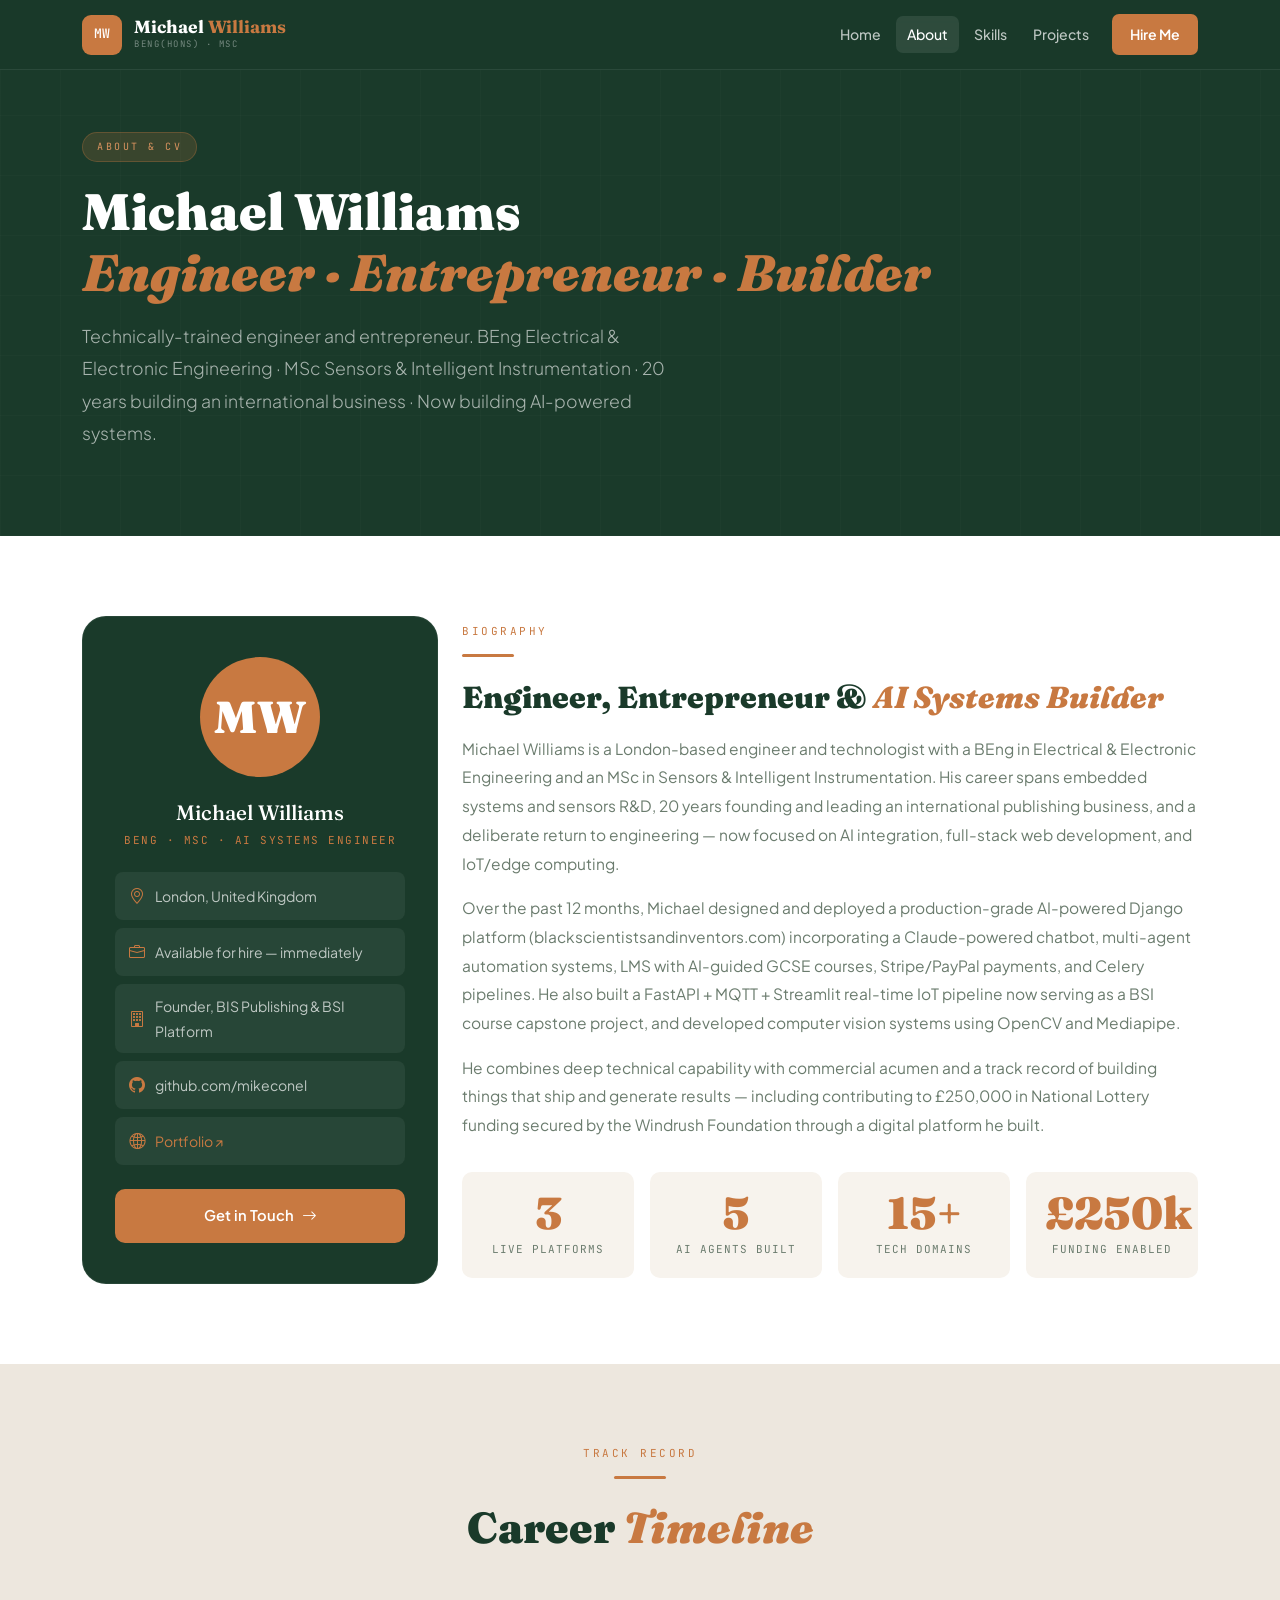
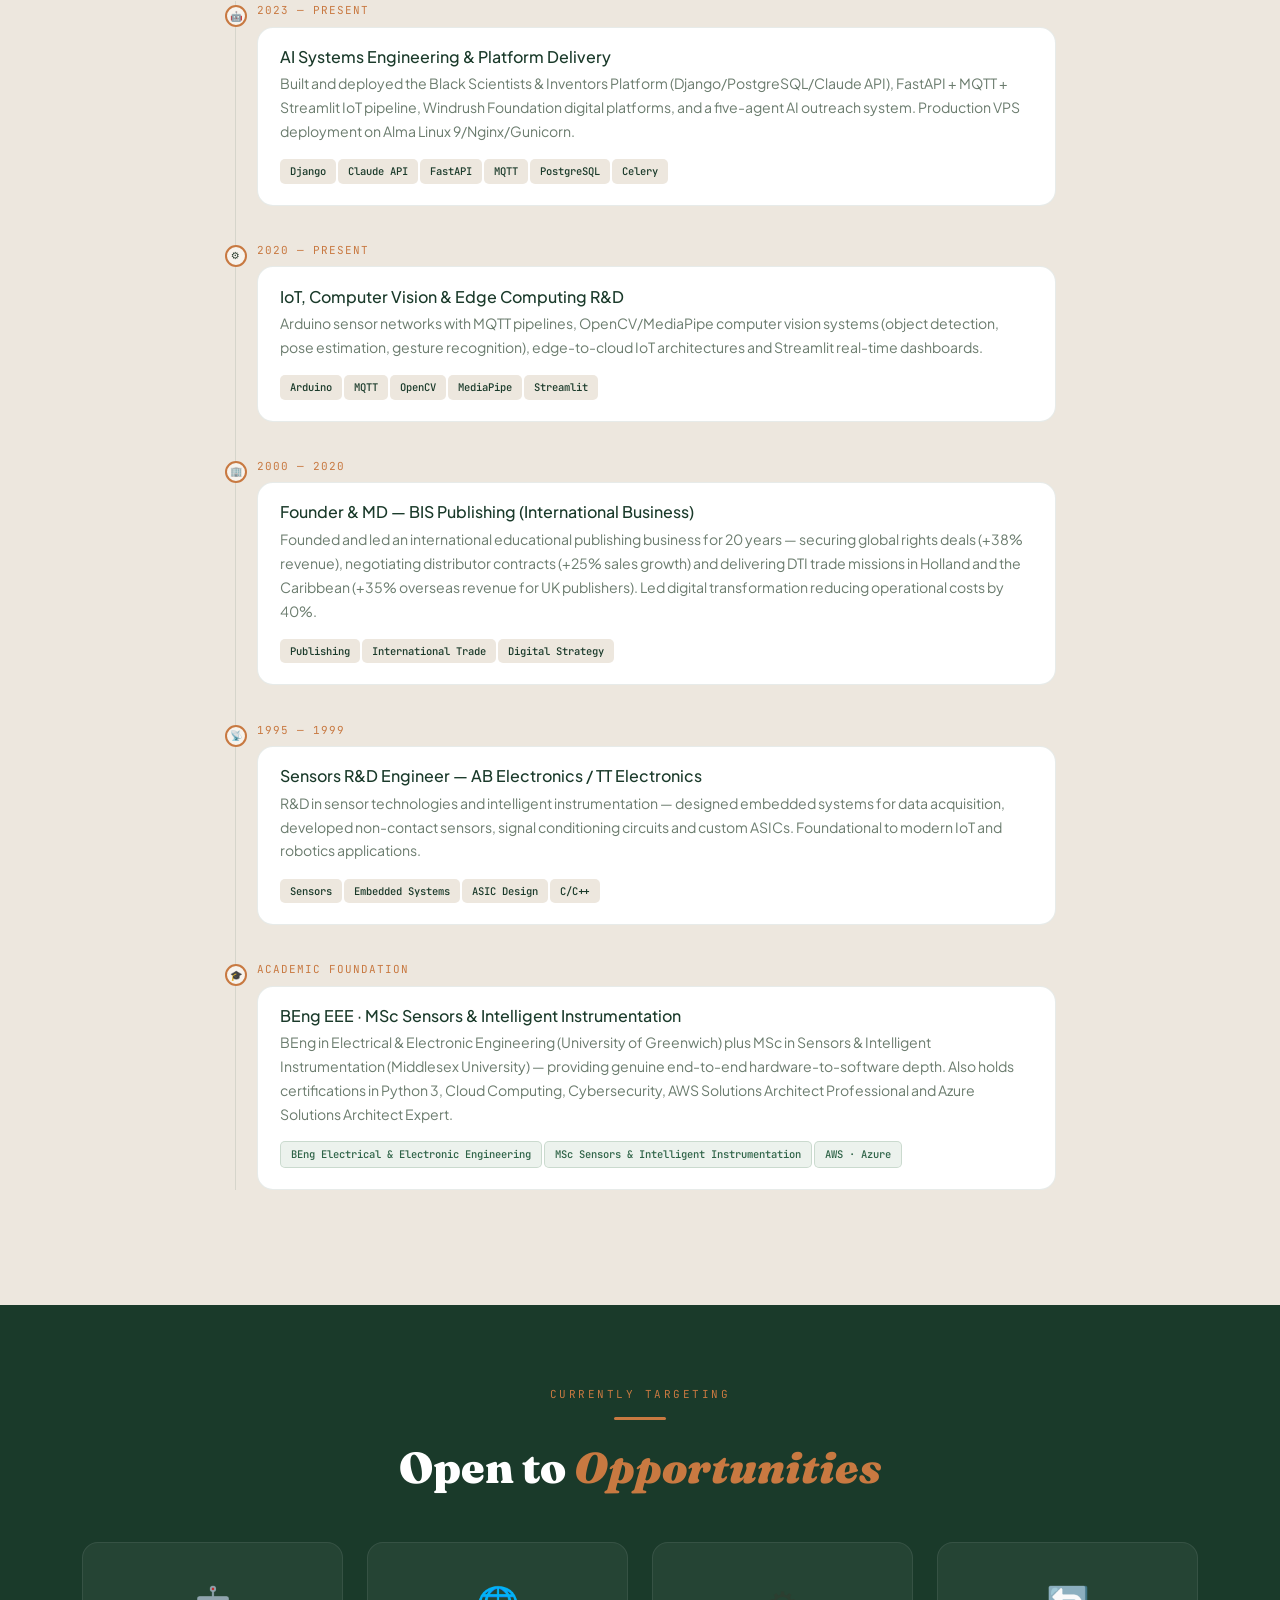
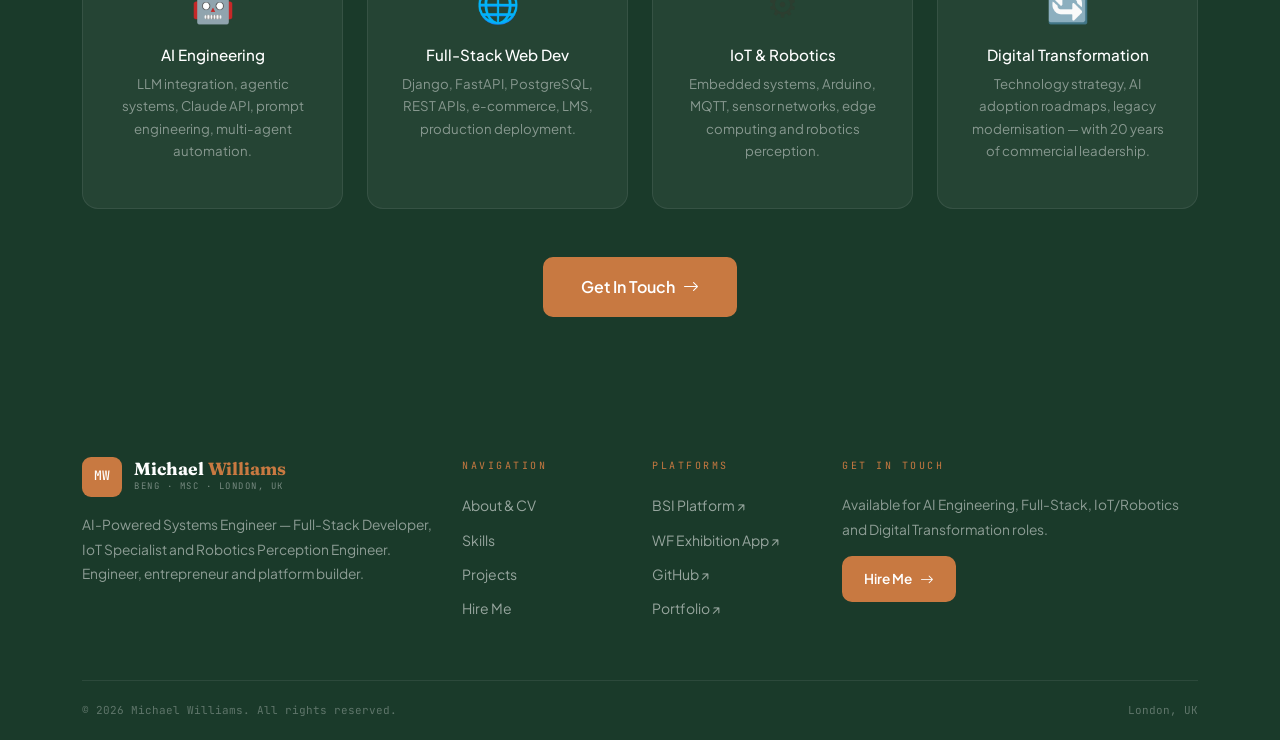
<file: about.html>
<!DOCTYPE html>
<html lang="en">
<head>
  <meta charset="UTF-8">
  <meta name="viewport" content="width=device-width, initial-scale=1">
  <title>About & CV | Michael Williams</title>
  <meta name="description" content="Michael Williams BEng MSc — AI-Powered Systems Engineer. Engineer, entrepreneur and platform builder. London, UK.">
  <link href="https://cdn.jsdelivr.net/npm/bootstrap@5.3.2/dist/css/bootstrap.min.css" rel="stylesheet">
  <link href="https://cdn.jsdelivr.net/npm/bootstrap-icons@1.11.3/font/bootstrap-icons.css" rel="stylesheet">
  <link href="css/style.css" rel="stylesheet">
</head>
<body>

<!-- ═══ NAVBAR ═══════════════════════════════════════════════ -->
<nav class="navbar navbar-expand-lg fixed-top" id="siteNav">
  <div class="container">
    <a class="navbar-brand" href="index.html">
      <div class="brand-mark">MW</div>
      <div>
        <span class="brand-name">Michael <span>Williams</span></span>
        <span class="brand-sub">BEng(Hons) · MSc</span>
      </div>
    </a>
    <button class="navbar-toggler" type="button" data-bs-toggle="collapse" data-bs-target="#navMenu" aria-label="Toggle navigation"><span class="navbar-toggler-icon"></span></button>
    <div class="collapse navbar-collapse" id="navMenu">
      <ul class="navbar-nav ms-auto align-items-lg-center gap-lg-1 py-3 py-lg-0">
        <li class="nav-item"><a class="nav-link" href="index.html">Home</a></li>
        <li class="nav-item"><a class="nav-link active" href="about.html">About</a></li>
        <li class="nav-item"><a class="nav-link" href="skills.html">Skills</a></li>
        <li class="nav-item"><a class="nav-link" href="projects.html">Projects</a></li>
        <li class="nav-item ms-lg-2"><a class="nav-link nav-cta" href="contact.html">Hire Me</a></li>
      </ul>
    </div>
  </div>
</nav>

<!-- ═══ HERO ══════════════════════════════════════════════════ -->
<section class="page-hero">
  <div class="container">
    <div class="hero-badge">About & CV</div>
    <h1>Michael Williams<br><em>Engineer · Entrepreneur · Builder</em></h1>
    <p class="lead">Technically-trained engineer and entrepreneur. BEng Electrical &amp; Electronic Engineering · MSc Sensors &amp; Intelligent Instrumentation · 20 years building an international business · Now building AI-powered systems.</p>
  </div>
</section>

<!-- ═══ BIO ════════════════════════════════════════════════════ -->
<section class="sec-white">
  <div class="container">
    <div class="row align-items-center gy-5">
      <div class="col-lg-4 fade-up">
        <div style="background:var(--green);border-radius:var(--r-xl);padding:2.5rem 2rem;text-align:center;border:1px solid rgba(255,255,255,0.06);">
          <!-- Profile photo -->
          <!--
            HOW TO ADD YOUR PHOTO:
            Save your headshot as: images/michael-williams.jpg
            Then replace the MW initials div below with:
            <div style="width:140px;height:140px;border-radius:50%;overflow:hidden;margin:0 auto 1.5rem;">
              <img src="images/michael-williams.jpg" style="width:100%;height:100%;object-fit:cover;" alt="Michael Williams">
            </div>
          -->
          <div style="width:120px;height:120px;border-radius:50%;background:var(--copper);display:flex;align-items:center;justify-content:center;font-family:'Fraunces',serif;font-size:2.8rem;font-weight:900;color:#fff;margin:0 auto 1.5rem;">
            MW
          </div>
          <h4 style="color:#fff;font-size:1.3rem;margin-bottom:0.3rem;">Michael Williams</h4>
          <div style="color:var(--copper);font-family:'JetBrains Mono',monospace;font-size:11px;letter-spacing:1.5px;text-transform:uppercase;margin-bottom:1.4rem;">BEng · MSc · AI Systems Engineer</div>
          <div style="display:flex;flex-direction:column;gap:8px;text-align:left;">
            <div style="background:rgba(255,255,255,0.06);border-radius:8px;padding:10px 14px;display:flex;align-items:center;gap:10px;">
              <i class="bi bi-geo-alt" style="color:var(--copper);"></i>
              <span style="font-size:0.88rem;color:rgba(255,255,255,0.7);">London, United Kingdom</span>
            </div>
            <div style="background:rgba(255,255,255,0.06);border-radius:8px;padding:10px 14px;display:flex;align-items:center;gap:10px;">
              <i class="bi bi-briefcase" style="color:var(--copper);"></i>
              <span style="font-size:0.88rem;color:rgba(255,255,255,0.7);">Available for hire — immediately</span>
            </div>
            <div style="background:rgba(255,255,255,0.06);border-radius:8px;padding:10px 14px;display:flex;align-items:center;gap:10px;">
              <i class="bi bi-building" style="color:var(--copper);"></i>
              <span style="font-size:0.88rem;color:rgba(255,255,255,0.7);">Founder, BIS Publishing &amp; BSI Platform</span>
            </div>
            <div style="background:rgba(255,255,255,0.06);border-radius:8px;padding:10px 14px;display:flex;align-items:center;gap:10px;">
              <i class="bi bi-github" style="color:var(--copper);"></i>
              <a href="https://github.com/mikeconel" target="_blank" rel="noopener" style="font-size:0.88rem;color:rgba(255,255,255,0.7);">github.com/mikeconel</a>
            </div>
            <div style="background:rgba(255,255,255,0.06);border-radius:8px;padding:10px 14px;display:flex;align-items:center;gap:10px;">
              <i class="bi bi-globe2" style="color:var(--copper);"></i>
              <a href="https://mikeconel.github.io/mw-portfolio/index.html" target="_blank" rel="noopener" style="font-size:0.88rem;color:var(--copper);">Portfolio ↗</a>
            </div>
          </div>
          <div style="margin-top:1.5rem;">
            <a href="contact.html" class="btn-copper" style="width:100%;justify-content:center;">Get in Touch <i class="bi bi-arrow-right"></i></a>
          </div>
        </div>
      </div>

      <div class="col-lg-8 fade-up delay-1">
        <div class="label-tag">Biography</div>
        <div class="copper-rule"></div>
        <h2 class="section-heading" style="font-size:1.9rem;">Engineer, Entrepreneur &amp; <em>AI Systems Builder</em></h2>

        <p style="color:var(--muted);line-height:1.85;margin-top:1.2rem;font-size:0.97rem;">Michael Williams is a London-based engineer and technologist with a BEng in Electrical &amp; Electronic Engineering and an MSc in Sensors &amp; Intelligent Instrumentation. His career spans embedded systems and sensors R&D, 20 years founding and leading an international publishing business, and a deliberate return to engineering — now focused on AI integration, full-stack web development, and IoT/edge computing.</p>

        <p style="color:var(--muted);line-height:1.85;margin-top:0.9rem;font-size:0.97rem;">Over the past 12 months, Michael designed and deployed a production-grade AI-powered Django platform (blackscientistsandinventors.com) incorporating a Claude-powered chatbot, multi-agent automation systems, LMS with AI-guided GCSE courses, Stripe/PayPal payments, and Celery pipelines. He also built a FastAPI + MQTT + Streamlit real-time IoT pipeline now serving as a BSI course capstone project, and developed computer vision systems using OpenCV and Mediapipe.</p>

        <p style="color:var(--muted);line-height:1.85;margin-top:0.9rem;font-size:0.97rem;">He combines deep technical capability with commercial acumen and a track record of building things that ship and generate results — including contributing to £250,000 in National Lottery funding secured by the Windrush Foundation through a digital platform he built.</p>

        <div class="row g-3 mt-3">
          <div class="col-6 col-sm-3">
            <div style="text-align:center;background:var(--cream);border-radius:var(--r);padding:1.2rem;">
              <div class="stat-num">3</div>
              <div class="stat-lbl">Live Platforms</div>
            </div>
          </div>
          <div class="col-6 col-sm-3">
            <div style="text-align:center;background:var(--cream);border-radius:var(--r);padding:1.2rem;">
              <div class="stat-num">5</div>
              <div class="stat-lbl">AI Agents Built</div>
            </div>
          </div>
          <div class="col-6 col-sm-3">
            <div style="text-align:center;background:var(--cream);border-radius:var(--r);padding:1.2rem;">
              <div class="stat-num">15+</div>
              <div class="stat-lbl">Tech Domains</div>
            </div>
          </div>
          <div class="col-6 col-sm-3">
            <div style="text-align:center;background:var(--cream);border-radius:var(--r);padding:1.2rem;">
              <div class="stat-num">£250k</div>
              <div class="stat-lbl">Funding Enabled</div>
            </div>
          </div>
        </div>
      </div>
    </div>
  </div>
</section>

<!-- ═══ TIMELINE ══════════════════════════════════════════════ -->
<section class="sec-off">
  <div class="container">
    <div class="text-center mb-5 fade-up">
      <div class="label-tag">Track Record</div>
      <div class="copper-rule mx-auto"></div>
      <h2 class="section-heading">Career <em>Timeline</em></h2>
    </div>
    <div class="row justify-content-center">
      <div class="col-lg-9">
        <div class="timeline-wrap">

          <div class="tl-item fade-up">
            <div class="tl-dot">🤖</div>
            <div class="tl-date">2023 — Present</div>
            <div class="tl-card">
              <h5 style="font-size:1rem;color:var(--green);margin-bottom:0.4rem;">AI Systems Engineering & Platform Delivery</h5>
              <p style="font-size:0.88rem;color:var(--muted);line-height:1.7;margin-bottom:0.7rem;">Built and deployed the Black Scientists &amp; Inventors Platform (Django/PostgreSQL/Claude API), FastAPI + MQTT + Streamlit IoT pipeline, Windrush Foundation digital platforms, and a five-agent AI outreach system. Production VPS deployment on Alma Linux 9/Nginx/Gunicorn.</p>
              <div><span class="tech-tag">Django</span><span class="tech-tag">Claude API</span><span class="tech-tag">FastAPI</span><span class="tech-tag">MQTT</span><span class="tech-tag">PostgreSQL</span><span class="tech-tag">Celery</span></div>
            </div>
          </div>

          <div class="tl-item fade-up delay-1">
            <div class="tl-dot">⚙️</div>
            <div class="tl-date">2020 — Present</div>
            <div class="tl-card">
              <h5 style="font-size:1rem;color:var(--green);margin-bottom:0.4rem;">IoT, Computer Vision & Edge Computing R&D</h5>
              <p style="font-size:0.88rem;color:var(--muted);line-height:1.7;margin-bottom:0.7rem;">Arduino sensor networks with MQTT pipelines, OpenCV/MediaPipe computer vision systems (object detection, pose estimation, gesture recognition), edge-to-cloud IoT architectures and Streamlit real-time dashboards.</p>
              <div><span class="tech-tag">Arduino</span><span class="tech-tag">MQTT</span><span class="tech-tag">OpenCV</span><span class="tech-tag">MediaPipe</span><span class="tech-tag">Streamlit</span></div>
            </div>
          </div>

          <div class="tl-item fade-up delay-2">
            <div class="tl-dot">🏢</div>
            <div class="tl-date">2000 — 2020</div>
            <div class="tl-card">
              <h5 style="font-size:1rem;color:var(--green);margin-bottom:0.4rem;">Founder &amp; MD — BIS Publishing (International Business)</h5>
              <p style="font-size:0.88rem;color:var(--muted);line-height:1.7;margin-bottom:0.7rem;">Founded and led an international educational publishing business for 20 years — securing global rights deals (+38% revenue), negotiating distributor contracts (+25% sales growth) and delivering DTI trade missions in Holland and the Caribbean (+35% overseas revenue for UK publishers). Led digital transformation reducing operational costs by 40%.</p>
              <div><span class="tech-tag">Publishing</span><span class="tech-tag">International Trade</span><span class="tech-tag">Digital Strategy</span></div>
            </div>
          </div>

          <div class="tl-item fade-up delay-2">
            <div class="tl-dot">📡</div>
            <div class="tl-date">1995 — 1999</div>
            <div class="tl-card">
              <h5 style="font-size:1rem;color:var(--green);margin-bottom:0.4rem;">Sensors R&D Engineer — AB Electronics / TT Electronics</h5>
              <p style="font-size:0.88rem;color:var(--muted);line-height:1.7;margin-bottom:0.7rem;">R&D in sensor technologies and intelligent instrumentation — designed embedded systems for data acquisition, developed non-contact sensors, signal conditioning circuits and custom ASICs. Foundational to modern IoT and robotics applications.</p>
              <div><span class="tech-tag">Sensors</span><span class="tech-tag">Embedded Systems</span><span class="tech-tag">ASIC Design</span><span class="tech-tag">C/C++</span></div>
            </div>
          </div>

          <div class="tl-item fade-up delay-3">
            <div class="tl-dot">🎓</div>
            <div class="tl-date">Academic Foundation</div>
            <div class="tl-card">
              <h5 style="font-size:1rem;color:var(--green);margin-bottom:0.4rem;">BEng EEE · MSc Sensors &amp; Intelligent Instrumentation</h5>
              <p style="font-size:0.88rem;color:var(--muted);line-height:1.7;margin-bottom:0.7rem;">BEng in Electrical &amp; Electronic Engineering (University of Greenwich) plus MSc in Sensors &amp; Intelligent Instrumentation (Middlesex University) — providing genuine end-to-end hardware-to-software depth. Also holds certifications in Python 3, Cloud Computing, Cybersecurity, AWS Solutions Architect Professional and Azure Solutions Architect Expert.</p>
              <div><span class="tag-sage">BEng Electrical &amp; Electronic Engineering</span><span class="tag-sage">MSc Sensors &amp; Intelligent Instrumentation</span><span class="tag-sage">AWS · Azure</span></div>
            </div>
          </div>

        </div>
      </div>
    </div>
  </div>
</section>

<!-- ═══ TARGET ROLES ══════════════════════════════════════════ -->
<section class="sec-green">
  <div class="container">
    <div class="text-center mb-5 fade-up">
      <div class="label-tag">Currently Targeting</div>
      <div class="copper-rule mx-auto"></div>
      <h2 class="section-heading" style="color:#fff;">Open to <em>Opportunities</em></h2>
    </div>
    <div class="row g-4">
      <div class="col-md-6 col-lg-3 fade-up">
        <div style="background:rgba(255,255,255,0.05);border:1px solid rgba(255,255,255,0.08);border-radius:var(--r-lg);padding:1.8rem;text-align:center;height:100%;">
          <div style="font-size:2.2rem;margin-bottom:0.8rem;">🤖</div>
          <h6 style="color:#fff;font-size:0.95rem;margin-bottom:0.5rem;">AI Engineering</h6>
          <p style="font-size:0.83rem;color:rgba(255,255,255,0.45);line-height:1.7;">LLM integration, agentic systems, Claude API, prompt engineering, multi-agent automation.</p>
        </div>
      </div>
      <div class="col-md-6 col-lg-3 fade-up delay-1">
        <div style="background:rgba(255,255,255,0.05);border:1px solid rgba(255,255,255,0.08);border-radius:var(--r-lg);padding:1.8rem;text-align:center;height:100%;">
          <div style="font-size:2.2rem;margin-bottom:0.8rem;">🌐</div>
          <h6 style="color:#fff;font-size:0.95rem;margin-bottom:0.5rem;">Full-Stack Web Dev</h6>
          <p style="font-size:0.83rem;color:rgba(255,255,255,0.45);line-height:1.7;">Django, FastAPI, PostgreSQL, REST APIs, e-commerce, LMS, production deployment.</p>
        </div>
      </div>
      <div class="col-md-6 col-lg-3 fade-up delay-2">
        <div style="background:rgba(255,255,255,0.05);border:1px solid rgba(255,255,255,0.08);border-radius:var(--r-lg);padding:1.8rem;text-align:center;height:100%;">
          <div style="font-size:2.2rem;margin-bottom:0.8rem;">⚙️</div>
          <h6 style="color:#fff;font-size:0.95rem;margin-bottom:0.5rem;">IoT & Robotics</h6>
          <p style="font-size:0.83rem;color:rgba(255,255,255,0.45);line-height:1.7;">Embedded systems, Arduino, MQTT, sensor networks, edge computing and robotics perception.</p>
        </div>
      </div>
      <div class="col-md-6 col-lg-3 fade-up delay-3">
        <div style="background:rgba(255,255,255,0.05);border:1px solid rgba(255,255,255,0.08);border-radius:var(--r-lg);padding:1.8rem;text-align:center;height:100%;">
          <div style="font-size:2.2rem;margin-bottom:0.8rem;">🔄</div>
          <h6 style="color:#fff;font-size:0.95rem;margin-bottom:0.5rem;">Digital Transformation</h6>
          <p style="font-size:0.83rem;color:rgba(255,255,255,0.45);line-height:1.7;">Technology strategy, AI adoption roadmaps, legacy modernisation — with 20 years of commercial leadership.</p>
        </div>
      </div>
    </div>
    <div class="text-center mt-5 fade-up">
      <a href="contact.html" class="btn-copper" style="font-size:1rem;padding:14px 36px;">Get In Touch <i class="bi bi-arrow-right"></i></a>
    </div>
  </div>
</section>

<!-- ═══ FOOTER ════════════════════════════════════════════════ -->
<footer>
  <div class="container">
    <div class="row g-4">
      <div class="col-lg-4 col-md-6">
        <div style="display:flex;align-items:center;gap:12px;margin-bottom:1rem;">
          <div class="brand-mark">MW</div>
          <div>
            <span class="brand-name">Michael <span>Williams</span></span>
            <span class="brand-sub">BEng · MSc · London, UK</span>
          </div>
        </div>
        <p style="font-size:0.86rem;line-height:1.8;color:rgba(255,255,255,0.5);">AI-Powered Systems Engineer — Full-Stack Developer, IoT Specialist and Robotics Perception Engineer. Engineer, entrepreneur and platform builder.</p>
      </div>
      <div class="col-lg-2 col-md-3 col-6">
        <div class="footer-heading">Navigation</div>
        <a href="about.html">About & CV</a>
        <a href="skills.html">Skills</a>
        <a href="projects.html">Projects</a>
        <a href="contact.html">Hire Me</a>
      </div>
      <div class="col-lg-2 col-md-3 col-6">
        <div class="footer-heading">Platforms</div>
        <a href="https://blackscientistsandinventors.com" target="_blank" rel="noopener">BSI Platform ↗</a>
        <a href="https://wf-exhibition.com" target="_blank" rel="noopener">WF Exhibition App ↗</a>
        <a href="https://github.com/mikeconel" target="_blank" rel="noopener">GitHub ↗</a>
        <a href="https://mikeconel.github.io/mw-portfolio/index.html" target="_blank" rel="noopener">Portfolio ↗</a>
      </div>
      <div class="col-lg-4 col-md-6">
        <div class="footer-heading">Get In Touch</div>
        <p style="font-size:0.86rem;line-height:1.75;margin-bottom:0.9rem;color:rgba(255,255,255,0.5);">Available for AI Engineering, Full-Stack, IoT/Robotics and Digital Transformation roles.</p>
        <a href="contact.html" class="btn-copper" style="font-size:0.85rem;padding:9px 20px;">Hire Me <i class="bi bi-arrow-right"></i></a>
      </div>
    </div>
    <div class="footer-bottom">
      <span>© 2026 Michael Williams. All rights reserved.</span>
      <span style="font-family:'JetBrains Mono',monospace;">London, UK</span>
    </div>
  </div>
</footer>

<script src="https://cdn.jsdelivr.net/npm/bootstrap@5.3.2/dist/js/bootstrap.bundle.min.js"></script>
<script src="js/main.js"></script>
</body>
</html>
</file>
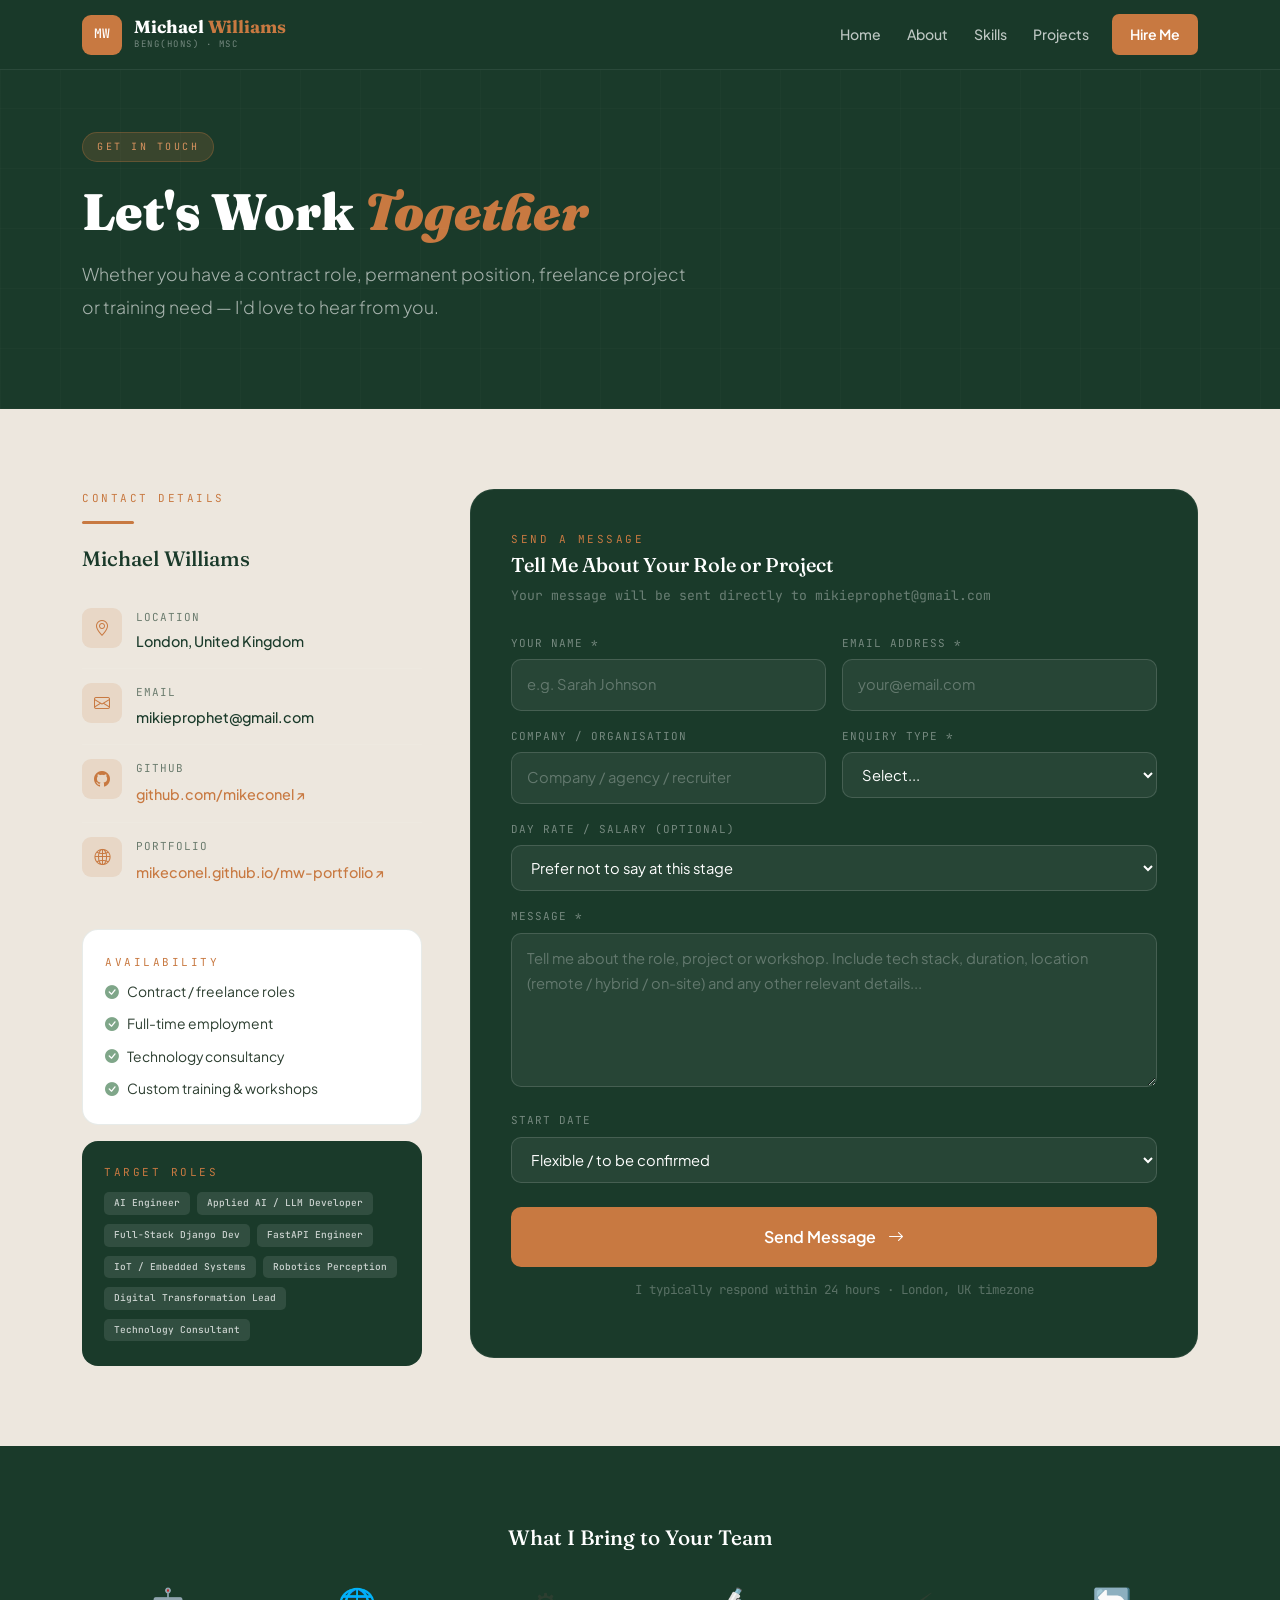
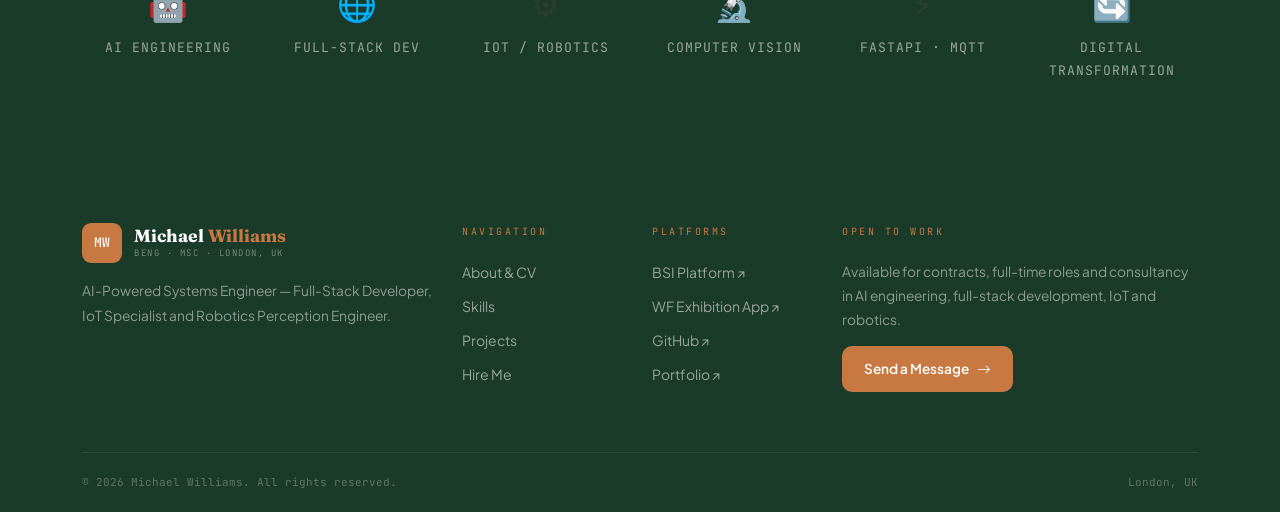
<file: contact.html>
<!DOCTYPE html>
<html lang="en">
<head>
  <meta charset="UTF-8">
  <meta name="viewport" content="width=device-width, initial-scale=1">
  <title>Contact | Michael Williams</title>
  <meta name="description" content="Hire Michael Williams — AI-Powered Systems Engineer. Available for contracts, full-time roles and consultancy. London, UK.">
  <link href="https://cdn.jsdelivr.net/npm/bootstrap@5.3.2/dist/css/bootstrap.min.css" rel="stylesheet">
  <link href="https://cdn.jsdelivr.net/npm/bootstrap-icons@1.11.3/font/bootstrap-icons.css" rel="stylesheet">
  <link href="css/style.css" rel="stylesheet">
  <style>
    .form-control-mw {
      width: 100%;
      background: rgba(255,255,255,0.06);
      border: 1px solid rgba(255,255,255,0.14);
      border-radius: var(--r);
      color: #fff;
      font-family: 'Plus Jakarta Sans', sans-serif;
      font-size: 0.92rem;
      padding: 12px 15px;
      transition: border-color var(--t) var(--ease);
      outline: none;
    }
    .form-control-mw::placeholder { color: rgba(255,255,255,0.28); }
    .form-control-mw:focus { border-color: var(--copper); background: rgba(255,255,255,0.09); }
    .form-control-mw option { background: var(--green); color: #fff; }
    .form-control-mw.error { border-color: #e05c5c; }

    .contact-detail-row {
      display: flex; align-items: flex-start; gap: 14px;
      padding: 14px 0; border-bottom: 1px solid rgba(255,255,255,0.07);
    }
    .contact-detail-row:last-child { border-bottom: none; }
    .contact-icon {
      width: 40px; height: 40px; border-radius: 9px;
      background: rgba(200,121,65,0.15);
      display: flex; align-items: center; justify-content: center;
      flex-shrink: 0;
    }
    /* Honeypot — hidden from humans, bots fill it */
    .bot-trap { display: none !important; visibility: hidden; }

    #formStatus {
      display: none;
      padding: 14px 18px;
      border-radius: var(--r);
      font-size: 0.9rem;
      margin-top: 1rem;
      font-family: 'JetBrains Mono', monospace;
    }
    #formStatus.success { background: rgba(127,166,137,0.15); border: 1px solid rgba(127,166,137,0.4); color: #7fa689; }
    #formStatus.error   { background: rgba(224,92,92,0.12);  border: 1px solid rgba(224,92,92,0.3);  color: #e05c5c; }
  </style>
</head>
<body>

<!-- ═══ NAVBAR ═══════════════════════════════════════════════ -->
<nav class="navbar navbar-expand-lg fixed-top" id="siteNav">
  <div class="container">
    <a class="navbar-brand" href="index.html">
      <div class="brand-mark">MW</div>
      <div>
        <span class="brand-name">Michael <span>Williams</span></span>
        <span class="brand-sub">BEng(Hons) · MSc</span>
      </div>
    </a>
    <button class="navbar-toggler" type="button" data-bs-toggle="collapse" data-bs-target="#navMenu" aria-label="Toggle navigation"><span class="navbar-toggler-icon"></span></button>
    <div class="collapse navbar-collapse" id="navMenu">
      <ul class="navbar-nav ms-auto align-items-lg-center gap-lg-1 py-3 py-lg-0">
        <li class="nav-item"><a class="nav-link" href="index.html">Home</a></li>
        <li class="nav-item"><a class="nav-link" href="about.html">About</a></li>
        <li class="nav-item"><a class="nav-link" href="skills.html">Skills</a></li>
        <li class="nav-item"><a class="nav-link" href="projects.html">Projects</a></li>
        <li class="nav-item ms-lg-2"><a class="nav-link nav-cta active" href="contact.html">Hire Me</a></li>
      </ul>
    </div>
  </div>
</nav>

<!-- ═══ HERO ══════════════════════════════════════════════════ -->
<section class="page-hero">
  <div class="container">
    <div class="hero-badge">Get In Touch</div>
    <h1>Let's Work <em>Together</em></h1>
    <p class="lead">Whether you have a contract role, permanent position, freelance project or training need — I'd love to hear from you.</p>
  </div>
</section>

<!-- ═══ CONTACT SECTION ═══════════════════════════════════════ -->
<section class="sec-off">
  <div class="container">
    <div class="row g-5">

      <!-- Left column — details -->
      <div class="col-lg-4 fade-up">
        <div class="label-tag">Contact Details</div>
        <div class="copper-rule"></div>
        <h3 style="font-size:1.3rem;color:var(--green);margin-bottom:1.4rem;">Michael Williams</h3>

        <div>
          <div class="contact-detail-row">
            <div class="contact-icon"><i class="bi bi-geo-alt" style="color:var(--copper);font-size:16px;"></i></div>
            <div>
              <div style="font-size:11px;color:var(--muted);font-family:'JetBrains Mono',monospace;text-transform:uppercase;letter-spacing:1px;margin-bottom:2px;">Location</div>
              <div style="font-size:0.9rem;color:var(--green);font-weight:500;">London, United Kingdom</div>
            </div>
          </div>
          <div class="contact-detail-row">
            <div class="contact-icon"><i class="bi bi-envelope" style="color:var(--copper);font-size:16px;"></i></div>
            <div>
              <div style="font-size:11px;color:var(--muted);font-family:'JetBrains Mono',monospace;text-transform:uppercase;letter-spacing:1px;margin-bottom:2px;">Email</div>
              <div style="font-size:0.9rem;color:var(--green);font-weight:500;">mikieprophet@gmail.com</div>
            </div>
          </div>
          <div class="contact-detail-row">
            <div class="contact-icon"><i class="bi bi-github" style="color:var(--copper);font-size:16px;"></i></div>
            <div>
              <div style="font-size:11px;color:var(--muted);font-family:'JetBrains Mono',monospace;text-transform:uppercase;letter-spacing:1px;margin-bottom:2px;">GitHub</div>
              <a href="https://github.com/mikeconel" target="_blank" rel="noopener" style="font-size:0.9rem;color:var(--copper);font-weight:500;">github.com/mikeconel ↗</a>
            </div>
          </div>
          <div class="contact-detail-row">
            <div class="contact-icon"><i class="bi bi-globe2" style="color:var(--copper);font-size:16px;"></i></div>
            <div>
              <div style="font-size:11px;color:var(--muted);font-family:'JetBrains Mono',monospace;text-transform:uppercase;letter-spacing:1px;margin-bottom:2px;">Portfolio</div>
              <a href="https://mikeconel.github.io/mw-portfolio/index.html" target="_blank" rel="noopener" style="font-size:0.9rem;color:var(--copper);font-weight:500;">mikeconel.github.io/mw-portfolio ↗</a>
            </div>
          </div>
        </div>

        <!-- Availability -->
        <div style="background:var(--white);border:1px solid var(--light-border);border-radius:var(--r-lg);padding:1.4rem;margin-top:1.8rem;">
          <div class="label-tag mb-2">Availability</div>
          <div style="display:flex;flex-direction:column;gap:8px;">
            <div style="display:flex;align-items:center;gap:8px;font-size:0.87rem;color:var(--body-text);">
              <i class="bi bi-check-circle-fill" style="color:var(--sage);"></i>Contract / freelance roles
            </div>
            <div style="display:flex;align-items:center;gap:8px;font-size:0.87rem;color:var(--body-text);">
              <i class="bi bi-check-circle-fill" style="color:var(--sage);"></i>Full-time employment
            </div>
            <div style="display:flex;align-items:center;gap:8px;font-size:0.87rem;color:var(--body-text);">
              <i class="bi bi-check-circle-fill" style="color:var(--sage);"></i>Technology consultancy
            </div>
            <div style="display:flex;align-items:center;gap:8px;font-size:0.87rem;color:var(--body-text);">
              <i class="bi bi-check-circle-fill" style="color:var(--sage);"></i>Custom training &amp; workshops
            </div>
          </div>
        </div>

        <!-- Target Roles -->
        <div style="background:var(--green);border-radius:var(--r-lg);padding:1.4rem;margin-top:1rem;">
          <div class="label-tag mb-2">Target Roles</div>
          <div style="display:flex;flex-wrap:wrap;gap:5px;">
            <span class="tech-tag" style="background:rgba(255,255,255,0.1);color:rgba(255,255,255,0.75);font-size:9.5px;">AI Engineer</span>
            <span class="tech-tag" style="background:rgba(255,255,255,0.1);color:rgba(255,255,255,0.75);font-size:9.5px;">Applied AI / LLM Developer</span>
            <span class="tech-tag" style="background:rgba(255,255,255,0.1);color:rgba(255,255,255,0.75);font-size:9.5px;">Full-Stack Django Dev</span>
            <span class="tech-tag" style="background:rgba(255,255,255,0.1);color:rgba(255,255,255,0.75);font-size:9.5px;">FastAPI Engineer</span>
            <span class="tech-tag" style="background:rgba(255,255,255,0.1);color:rgba(255,255,255,0.75);font-size:9.5px;">IoT / Embedded Systems</span>
            <span class="tech-tag" style="background:rgba(255,255,255,0.1);color:rgba(255,255,255,0.75);font-size:9.5px;">Robotics Perception</span>
            <span class="tech-tag" style="background:rgba(255,255,255,0.1);color:rgba(255,255,255,0.75);font-size:9.5px;">Digital Transformation Lead</span>
            <span class="tech-tag" style="background:rgba(255,255,255,0.1);color:rgba(255,255,255,0.75);font-size:9.5px;">Technology Consultant</span>
          </div>
        </div>
      </div>

      <!-- Right column — form -->
      <div class="col-lg-8 fade-up delay-1">
        <div style="background:var(--green);border-radius:var(--r-xl);padding:2.5rem;border:1px solid rgba(255,255,255,0.06);">
          <div class="label-tag mb-1">Send a Message</div>
          <h3 style="color:#fff;font-size:1.25rem;margin-bottom:0.5rem;">Tell Me About Your Role or Project</h3>
          <p style="font-size:0.82rem;color:rgba(255,255,255,0.35);font-family:'JetBrains Mono',monospace;margin-bottom:1.6rem;">Your message will be sent directly to mikieprophet@gmail.com</p>

          <!--
            ════════════════════════════════════════════════════════
            SETUP INSTRUCTIONS — READ BEFORE GOING LIVE
            ════════════════════════════════════════════════════════
            This form uses Formspree (free tier, 50 submissions/month).

            STEP 1: Go to https://formspree.io and create a free account.
            STEP 2: Create a new form, set the destination email to:
                    mikieprophet@gmail.com
            STEP 3: Copy your form endpoint (looks like):
                    https://formspree.io/f/xyzabcde
            STEP 4: Replace YOUR_FORMSPREE_ID below with just the ID part
                    e.g. if your endpoint is https://formspree.io/f/xyzabcde
                    set: const FORMSPREE_ID = 'xyzabcde';
            ════════════════════════════════════════════════════════

            BOT PROTECTION IN PLACE:
            1. Honeypot field (_gotcha) — bots fill hidden fields; Formspree
               auto-rejects submissions where _gotcha is filled
            2. Time-based guard — form submits blocked if < 3 seconds from
               page load (bots submit instantly)
            3. Client-side rate limit — max 3 submissions per 10-minute window
            4. Required field validation before submit
          -->

          <form id="contactForm" novalidate>
            <!-- ── HONEYPOT (invisible to humans, bots fill this) ── -->
            <div class="bot-trap" aria-hidden="true">
              <input type="text" name="_gotcha" tabindex="-1" autocomplete="off">
            </div>

            <!-- Row 1 -->
            <div class="row g-3 mb-3">
              <div class="col-md-6">
                <label style="font-size:11px;color:rgba(255,255,255,0.4);font-family:'JetBrains Mono',monospace;letter-spacing:1px;text-transform:uppercase;display:block;margin-bottom:6px;">Your Name *</label>
                <input id="f-name" type="text" name="name" class="form-control-mw" placeholder="e.g. Sarah Johnson" required autocomplete="name">
              </div>
              <div class="col-md-6">
                <label style="font-size:11px;color:rgba(255,255,255,0.4);font-family:'JetBrains Mono',monospace;letter-spacing:1px;text-transform:uppercase;display:block;margin-bottom:6px;">Email Address *</label>
                <input id="f-email" type="email" name="email" class="form-control-mw" placeholder="your@email.com" required autocomplete="email">
              </div>
            </div>

            <!-- Row 2 -->
            <div class="row g-3 mb-3">
              <div class="col-md-6">
                <label style="font-size:11px;color:rgba(255,255,255,0.4);font-family:'JetBrains Mono',monospace;letter-spacing:1px;text-transform:uppercase;display:block;margin-bottom:6px;">Company / Organisation</label>
                <input type="text" name="company" class="form-control-mw" placeholder="Company / agency / recruiter" autocomplete="organization">
              </div>
              <div class="col-md-6">
                <label style="font-size:11px;color:rgba(255,255,255,0.4);font-family:'JetBrains Mono',monospace;letter-spacing:1px;text-transform:uppercase;display:block;margin-bottom:6px;">Enquiry Type *</label>
                <select id="f-type" name="enquiry_type" class="form-control-mw" required>
                  <option value="">Select...</option>
                  <option>Contract / freelance opportunity</option>
                  <option>Permanent employment opportunity</option>
                  <option>Technology consultancy</option>
                  <option>Custom training / workshop</option>
                  <option>General enquiry</option>
                </select>
              </div>
            </div>

            <!-- Day rate -->
            <div class="mb-3">
              <label style="font-size:11px;color:rgba(255,255,255,0.4);font-family:'JetBrains Mono',monospace;letter-spacing:1px;text-transform:uppercase;display:block;margin-bottom:6px;">Day Rate / Salary (optional)</label>
              <select name="budget" class="form-control-mw">
                <option value="">Prefer not to say at this stage</option>
                <option>Contract: Under £500/day</option>
                <option>Contract: £500 – £650/day</option>
                <option>Contract: £650 – £800/day</option>
                <option>Contract: £800 – £1,000/day</option>
                <option>Contract: £1,000+/day</option>
                <option>Permanent: Under £60k</option>
                <option>Permanent: £60k – £80k</option>
                <option>Permanent: £80k – £100k</option>
                <option>Permanent: £100k+</option>
                <option>Let's discuss</option>
              </select>
            </div>

            <!-- Message -->
            <div class="mb-3">
              <label style="font-size:11px;color:rgba(255,255,255,0.4);font-family:'JetBrains Mono',monospace;letter-spacing:1px;text-transform:uppercase;display:block;margin-bottom:6px;">Message *</label>
              <textarea id="f-msg" name="message" class="form-control-mw" rows="5" placeholder="Tell me about the role, project or workshop. Include tech stack, duration, location (remote / hybrid / on-site) and any other relevant details..." required></textarea>
            </div>

            <!-- Start date -->
            <div class="mb-4">
              <label style="font-size:11px;color:rgba(255,255,255,0.4);font-family:'JetBrains Mono',monospace;letter-spacing:1px;text-transform:uppercase;display:block;margin-bottom:6px;">Start Date</label>
              <select name="start_date" class="form-control-mw">
                <option value="">Flexible / to be confirmed</option>
                <option>Immediate</option>
                <option>Within 2 weeks</option>
                <option>Within 1 month</option>
                <option>1–3 months</option>
                <option>3+ months</option>
              </select>
            </div>

            <button type="submit" id="submitBtn" class="btn-copper" style="width:100%;justify-content:center;padding:14px;font-size:1rem;">
              Send Message <i class="bi bi-arrow-right ms-1"></i>
            </button>

            <div id="formStatus"></div>

            <p style="font-size:0.78rem;color:rgba(255,255,255,0.28);text-align:center;margin-top:0.8rem;font-family:'JetBrains Mono',monospace;">
              I typically respond within 24 hours · London, UK timezone
            </p>
          </form>
        </div>
      </div>

    </div>
  </div>
</section>

<!-- ═══ EXPERTISE REMINDER STRIP ══════════════════════════════ -->
<section class="sec-green">
  <div class="container">
    <div class="text-center mb-4 fade-up">
      <h3 style="color:#fff;font-size:1.3rem;">What I Bring to Your Team</h3>
    </div>
    <div class="row g-3 justify-content-center">
      <div class="col-md-4 col-lg-2 fade-up text-center">
        <div style="font-size:2rem;margin-bottom:0.4rem;">🤖</div>
        <div style="font-size:0.82rem;color:rgba(255,255,255,0.55);font-family:'JetBrains Mono',monospace;text-transform:uppercase;letter-spacing:1px;">AI Engineering</div>
      </div>
      <div class="col-md-4 col-lg-2 fade-up delay-1 text-center">
        <div style="font-size:2rem;margin-bottom:0.4rem;">🌐</div>
        <div style="font-size:0.82rem;color:rgba(255,255,255,0.55);font-family:'JetBrains Mono',monospace;text-transform:uppercase;letter-spacing:1px;">Full-Stack Dev</div>
      </div>
      <div class="col-md-4 col-lg-2 fade-up delay-2 text-center">
        <div style="font-size:2rem;margin-bottom:0.4rem;">⚙️</div>
        <div style="font-size:0.82rem;color:rgba(255,255,255,0.55);font-family:'JetBrains Mono',monospace;text-transform:uppercase;letter-spacing:1px;">IoT / Robotics</div>
      </div>
      <div class="col-md-4 col-lg-2 fade-up delay-3 text-center">
        <div style="font-size:2rem;margin-bottom:0.4rem;">🔬</div>
        <div style="font-size:0.82rem;color:rgba(255,255,255,0.55);font-family:'JetBrains Mono',monospace;text-transform:uppercase;letter-spacing:1px;">Computer Vision</div>
      </div>
      <div class="col-md-4 col-lg-2 fade-up delay-2 text-center">
        <div style="font-size:2rem;margin-bottom:0.4rem;">⚡</div>
        <div style="font-size:0.82rem;color:rgba(255,255,255,0.55);font-family:'JetBrains Mono',monospace;text-transform:uppercase;letter-spacing:1px;">FastAPI · MQTT</div>
      </div>
      <div class="col-md-4 col-lg-2 fade-up delay-3 text-center">
        <div style="font-size:2rem;margin-bottom:0.4rem;">🔄</div>
        <div style="font-size:0.82rem;color:rgba(255,255,255,0.55);font-family:'JetBrains Mono',monospace;text-transform:uppercase;letter-spacing:1px;">Digital Transformation</div>
      </div>
    </div>
  </div>
</section>

<!-- ═══ FOOTER ════════════════════════════════════════════════ -->
<footer>
  <div class="container">
    <div class="row g-4">
      <div class="col-lg-4 col-md-6">
        <div style="display:flex;align-items:center;gap:12px;margin-bottom:1rem;">
          <div class="brand-mark">MW</div>
          <div>
            <span class="brand-name">Michael <span>Williams</span></span>
            <span class="brand-sub">BEng · MSc · London, UK</span>
          </div>
        </div>
        <p style="font-size:0.86rem;line-height:1.8;color:rgba(255,255,255,0.5);">AI-Powered Systems Engineer — Full-Stack Developer, IoT Specialist and Robotics Perception Engineer.</p>
      </div>
      <div class="col-lg-2 col-md-3 col-6">
        <div class="footer-heading">Navigation</div>
        <a href="about.html">About & CV</a>
        <a href="skills.html">Skills</a>
        <a href="projects.html">Projects</a>
        <a href="contact.html">Hire Me</a>
      </div>
      <div class="col-lg-2 col-md-3 col-6">
        <div class="footer-heading">Platforms</div>
        <a href="https://blackscientistsandinventors.com" target="_blank" rel="noopener">BSI Platform ↗</a>
        <a href="https://wf-exhibition.com" target="_blank" rel="noopener">WF Exhibition App ↗</a>
        <a href="https://github.com/mikeconel" target="_blank" rel="noopener">GitHub ↗</a>
        <a href="https://mikeconel.github.io/mw-portfolio/index.html" target="_blank" rel="noopener">Portfolio ↗</a>
      </div>
      <div class="col-lg-4 col-md-6">
        <div class="footer-heading">Open to Work</div>
        <p style="font-size:0.86rem;line-height:1.75;margin-bottom:0.9rem;color:rgba(255,255,255,0.5);">Available for contracts, full-time roles and consultancy in AI engineering, full-stack development, IoT and robotics.</p>
        <a href="#contactForm" class="btn-copper" style="font-size:0.85rem;padding:9px 20px;">Send a Message <i class="bi bi-arrow-right"></i></a>
      </div>
    </div>
    <div class="footer-bottom">
      <span>© 2026 Michael Williams. All rights reserved.</span>
      <span style="font-family:'JetBrains Mono',monospace;">London, UK</span>
    </div>
  </div>
</footer>

<script src="https://cdn.jsdelivr.net/npm/bootstrap@5.3.2/dist/js/bootstrap.bundle.min.js"></script>
<script src="js/main.js"></script>
<script>
/* ============================================================
   CONTACT FORM — Bot protection + Formspree email delivery
   ============================================================

   SETUP REQUIRED:
   1. Register free at https://formspree.io
   2. Create a form, destination: mikieprophet@gmail.com
   3. Replace 'YOUR_FORMSPREE_ID' below with your actual ID
      (the part after /f/ in your endpoint URL)
   ============================================================ */

  const FORMSPREE_ID = 'mbdbooov'; // ← Replace this

  const form       = document.getElementById('contactForm');
  const submitBtn  = document.getElementById('submitBtn');
  const statusBox  = document.getElementById('formStatus');
  const pageLoadMs = Date.now();

  // Client-side rate limiting: max 3 submissions per 10 minutes
  function getRateData() {
    try {
      return JSON.parse(sessionStorage.getItem('_mw_rate') || '{"count":0,"window":0}');
    } catch(e) { return {count:0,window:0}; }
  }
  function setRateData(d) {
    try { sessionStorage.setItem('_mw_rate', JSON.stringify(d)); } catch(e) {}
  }

  function showStatus(msg, type) {
    statusBox.textContent = msg;
    statusBox.className = type;
    statusBox.style.display = 'block';
  }

  function clearErrors() {
    form.querySelectorAll('.form-control-mw').forEach(el => el.classList.remove('error'));
  }

  function validateForm() {
    let valid = true;
    ['f-name','f-email','f-type','f-msg'].forEach(id => {
      const el = document.getElementById(id);
      if (!el || !el.value.trim()) {
        el && el.classList.add('error');
        valid = false;
      }
    });
    // Basic email format check
    const emailEl = document.getElementById('f-email');
    if (emailEl && emailEl.value && !/^[^\s@]+@[^\s@]+\.[^\s@]+$/.test(emailEl.value)) {
      emailEl.classList.add('error');
      valid = false;
    }
    return valid;
  }

  if (form) {
    form.addEventListener('submit', async function(e) {
      e.preventDefault();
      clearErrors();

      // ── Bot check 1: honeypot ────────────────────────────────
      const honeypot = form.querySelector('input[name="_gotcha"]');
      if (honeypot && honeypot.value) {
        // Silent rejection — bots shouldn't know they failed
        showStatus('✓ Message sent — I\'ll be in touch!', 'success');
        return;
      }

      // ── Bot check 2: time guard (< 3 seconds = likely bot) ──
      if (Date.now() - pageLoadMs < 3000) {
        showStatus('Please take a moment to fill in the form fully.', 'error');
        return;
      }

      // ── Bot check 3: client-side rate limit ─────────────────
      const now = Date.now();
      let rd = getRateData();
      if (now - rd.window > 10 * 60 * 1000) { rd = {count:0, window:now}; }
      if (rd.count >= 3) {
        showStatus('Too many messages sent. Please try again in a few minutes.', 'error');
        return;
      }

      // ── Validation ────────────────────────────────────────────
      if (!validateForm()) {
        showStatus('Please fill in all required fields (*).', 'error');
        return;
      }

// ── Submit via Formspree ─────────────────────────────────
const btn = submitBtn;
const origHTML = btn.innerHTML;
btn.innerHTML = '<span class="spinner-border spinner-border-sm me-2"></span>Sending...';
btn.disabled = true;
statusBox.style.display = 'none';

try {
  const data = new FormData(form);
  const response = await fetch(`https://formspree.io/f/${FORMSPREE_ID}`, {
    method: 'POST',
    body: data,
    headers: { 'Accept': 'application/json' }
  });

  if (response.ok) {
    rd.count += 1;
    setRateData(rd);
    showStatus('✓ Message sent! I\'ll be in touch within 24 hours.', 'success');
    form.reset();
    btn.innerHTML = '✓ Sent!';
    btn.style.background = 'var(--sage)';
    setTimeout(() => {
      btn.innerHTML = origHTML;
      btn.style.background = '';
      btn.disabled = false;
    }, 4000);
  } else {
    const result = await response.json();
    const msg = result.errors ? result.errors.map(e => e.message).join(', ') : 'Something went wrong. Please try again.';
    showStatus('Error: ' + msg, 'error');
    btn.innerHTML = origHTML;
    btn.disabled = false;
  }
} catch(err) {
  showStatus('Network error — please check your connection and try again.', 'error');
  btn.innerHTML = origHTML;
  btn.disabled = false; 
}
});
    }
  
</script>
</body>
</html>
</file>
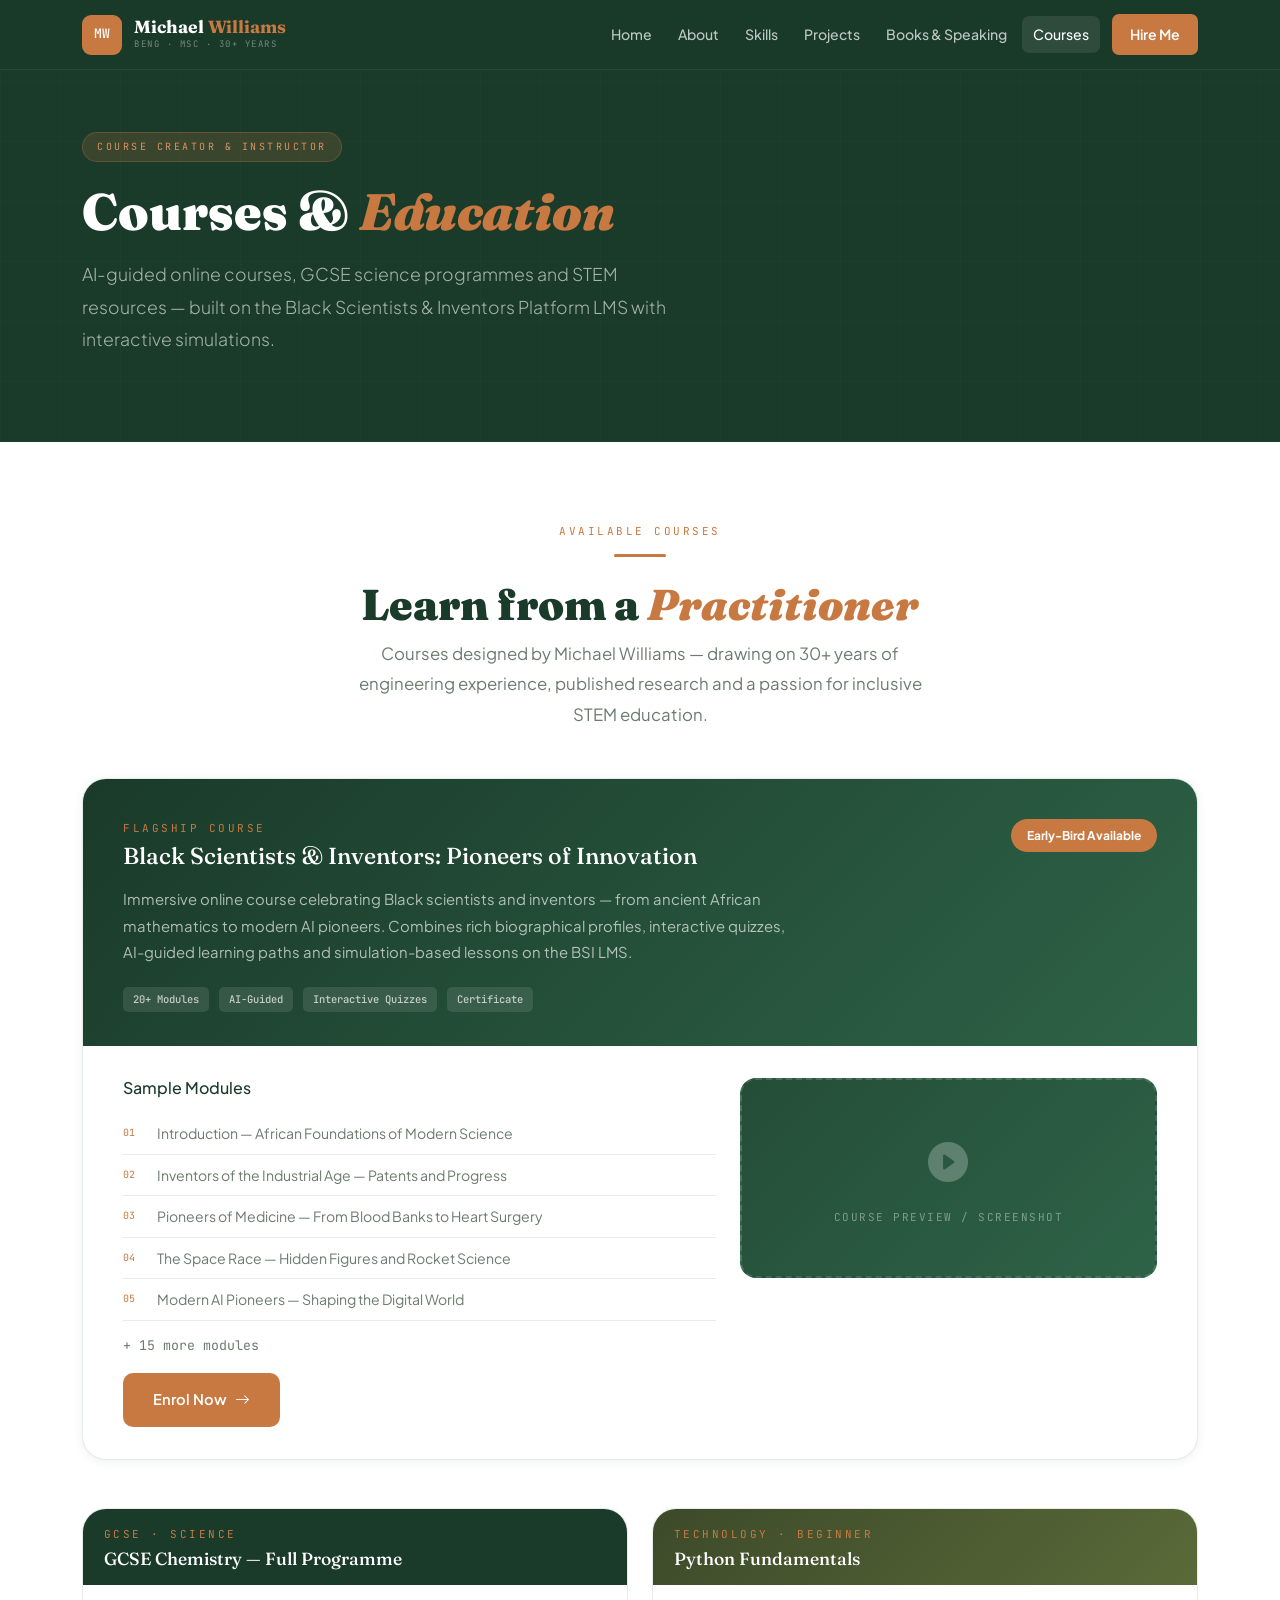
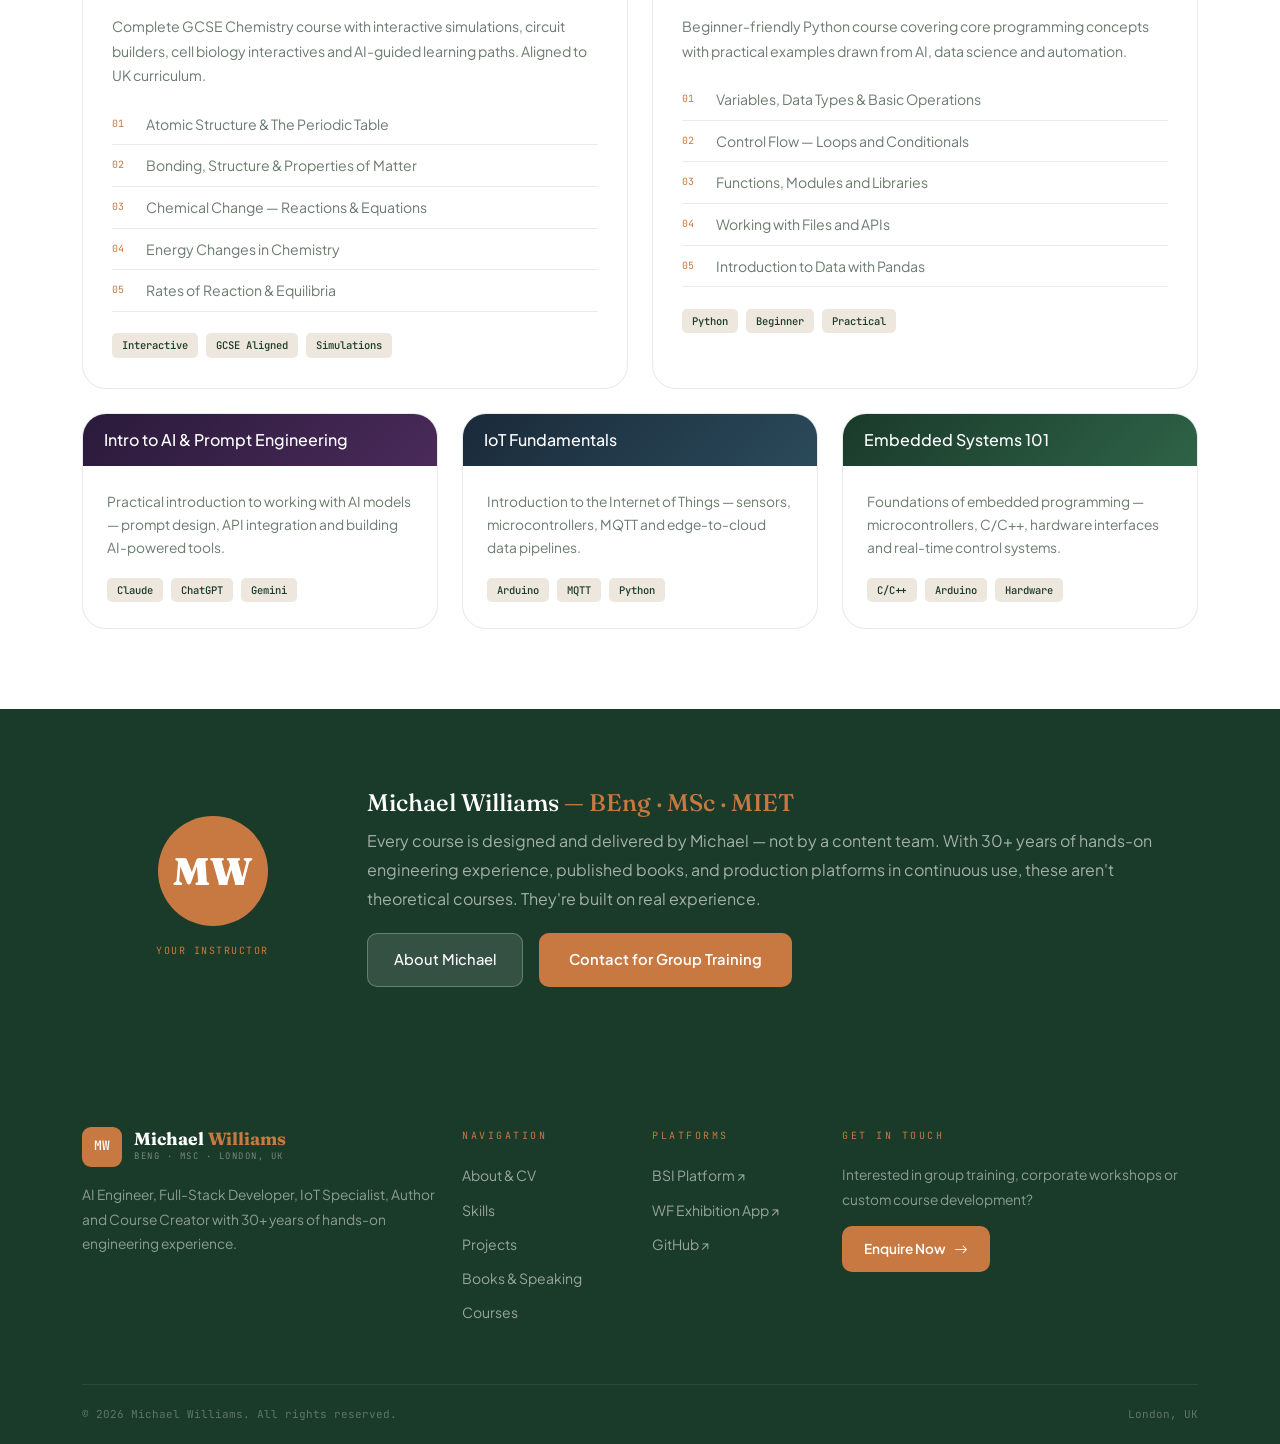
<file: courses.html>
<!DOCTYPE html>
<html lang="en">
<head>
  <meta charset="UTF-8">
  <meta name="viewport" content="width=device-width, initial-scale=1">
  <title>Courses | Michael Williams</title>
  <meta name="description" content="AI-guided courses, GCSE science programmes and STEM education resources by Michael Williams. Python, AI, IoT, Embedded Systems and more.">
  <link href="https://cdn.jsdelivr.net/npm/bootstrap@5.3.2/dist/css/bootstrap.min.css" rel="stylesheet">
  <link href="https://cdn.jsdelivr.net/npm/bootstrap-icons@1.11.3/font/bootstrap-icons.css" rel="stylesheet">
  <link href="css/style.css" rel="stylesheet">
</head>
<body>

<nav class="navbar navbar-expand-lg fixed-top" id="siteNav">
  <div class="container">
    <a class="navbar-brand" href="index.html">
      <div class="brand-mark">MW</div>
      <div>
        <span class="brand-name">Michael <span>Williams</span></span>
        <span class="brand-sub">BEng · MSc · 30+ Years</span>
      </div>
    </a>
    <button class="navbar-toggler" type="button" data-bs-toggle="collapse" data-bs-target="#navMenu" aria-label="Toggle navigation"><span class="navbar-toggler-icon"></span></button>
    <div class="collapse navbar-collapse" id="navMenu">
      <ul class="navbar-nav ms-auto align-items-lg-center gap-lg-1 py-3 py-lg-0">
        <li class="nav-item"><a class="nav-link" href="index.html">Home</a></li>
        <li class="nav-item"><a class="nav-link" href="about.html">About</a></li>
        <li class="nav-item"><a class="nav-link" href="skills.html">Skills</a></li>
        <li class="nav-item"><a class="nav-link" href="projects.html">Projects</a></li>
        <li class="nav-item"><a class="nav-link" href="speaking.html">Books & Speaking</a></li>
        <li class="nav-item"><a class="nav-link active" href="courses.html">Courses</a></li>
        <li class="nav-item ms-lg-2"><a class="nav-link nav-cta" href="contact.html">Hire Me</a></li>
      </ul>
    </div>
  </div>
</nav>

<section class="page-hero">
  <div class="container">
    <div class="hero-badge">Course Creator & Instructor</div>
    <h1>Courses &amp; <em>Education</em></h1>
    <p class="lead">AI-guided online courses, GCSE science programmes and STEM resources — built on the Black Scientists &amp; Inventors Platform LMS with interactive simulations.</p>
  </div>
</section>

<!-- ═══ COURSES ═══════════════════════════════════════════════ -->
<section class="sec-white">
  <div class="container">
    <div class="text-center mb-5 fade-up">
      <div class="label-tag">Available Courses</div>
      <div class="copper-rule mx-auto"></div>
      <h2 class="section-heading">Learn from a <em>Practitioner</em></h2>
      <p class="lead-text mx-auto mt-2">Courses designed by Michael Williams — drawing on 30+ years of engineering experience, published research and a passion for inclusive STEM education.</p>
    </div>

    <!-- Flagship Course -->
    <div class="mb-5 fade-up">
      <div style="background:var(--white);border:1px solid var(--light-border);border-radius:var(--r-xl);overflow:hidden;box-shadow:var(--shadow-sm);">
        <div style="background:linear-gradient(135deg,var(--green) 0%,var(--green-light) 100%);padding:2.5rem 2.5rem 2rem;">
          <div class="d-flex align-items-start justify-content-between flex-wrap gap-3 mb-3">
            <div>
              <div class="label-tag mb-1">Flagship Course</div>
              <h3 style="color:#fff;font-size:1.45rem;margin:0;">Black Scientists &amp; Inventors: Pioneers of Innovation</h3>
            </div>
            <div style="background:var(--copper);color:#fff;font-weight:700;font-size:12px;padding:6px 16px;border-radius:20px;white-space:nowrap;">Early-Bird Available</div>
          </div>
          <p style="color:rgba(255,255,255,0.65);font-size:0.93rem;line-height:1.8;max-width:680px;margin-bottom:1.2rem;">Immersive online course celebrating Black scientists and inventors — from ancient African mathematics to modern AI pioneers. Combines rich biographical profiles, interactive quizzes, AI-guided learning paths and simulation-based lessons on the BSI LMS.</p>
          <div class="d-flex flex-wrap gap-2">
            <span class="tech-tag" style="background:rgba(255,255,255,0.1);color:rgba(255,255,255,0.7);">20+ Modules</span>
            <span class="tech-tag" style="background:rgba(255,255,255,0.1);color:rgba(255,255,255,0.7);">AI-Guided</span>
            <span class="tech-tag" style="background:rgba(255,255,255,0.1);color:rgba(255,255,255,0.7);">Interactive Quizzes</span>
            <span class="tech-tag" style="background:rgba(255,255,255,0.1);color:rgba(255,255,255,0.7);">Certificate</span>
          </div>
        </div>
        <div style="padding:2rem 2.5rem;">
          <div class="row g-4">
            <div class="col-lg-7">
              <h6 style="color:var(--green);margin-bottom:1rem;">Sample Modules</h6>
              <div class="module-item"><span class="module-num">01</span><span>Introduction — African Foundations of Modern Science</span></div>
              <div class="module-item"><span class="module-num">02</span><span>Inventors of the Industrial Age — Patents and Progress</span></div>
              <div class="module-item"><span class="module-num">03</span><span>Pioneers of Medicine — From Blood Banks to Heart Surgery</span></div>
              <div class="module-item"><span class="module-num">04</span><span>The Space Race — Hidden Figures and Rocket Science</span></div>
              <div class="module-item"><span class="module-num">05</span><span>Modern AI Pioneers — Shaping the Digital World</span></div>
              <div style="color:var(--muted);font-size:0.83rem;font-family:'JetBrains Mono',monospace;margin-top:0.8rem;">+ 15 more modules</div>
            </div>
            <div class="col-lg-5">
              <div class="img-placeholder" style="min-height:200px;">
                <i class="bi bi-play-circle-fill"></i>
                <span>Course preview / screenshot</span>
              </div>
            </div>
          </div>
          <div class="mt-3">
            <a href="https://blackscientistsandinventors.com" target="_blank" rel="noopener" class="btn-copper">Enrol Now <i class="bi bi-arrow-right"></i></a>
          </div>
        </div>
      </div>
    </div>

    <!-- Other Courses Grid -->
    <div class="row g-4">
      <!-- GCSE Chemistry -->
      <div class="col-lg-6 fade-up">
        <div style="background:var(--white);border:1px solid var(--light-border);border-radius:var(--r-xl);overflow:hidden;height:100%;">
          <div class="course-band">
            <div class="label-tag mb-1">GCSE · Science</div>
            <h4 style="color:#fff;font-size:1.1rem;margin:0;">GCSE Chemistry — Full Programme</h4>
          </div>
          <div style="padding:1.8rem;">
            <p style="font-size:0.88rem;color:var(--muted);line-height:1.75;margin-bottom:1rem;">Complete GCSE Chemistry course with interactive simulations, circuit builders, cell biology interactives and AI-guided learning paths. Aligned to UK curriculum.</p>
            <div class="module-item"><span class="module-num">01</span><span>Atomic Structure & The Periodic Table</span></div>
            <div class="module-item"><span class="module-num">02</span><span>Bonding, Structure & Properties of Matter</span></div>
            <div class="module-item"><span class="module-num">03</span><span>Chemical Change — Reactions & Equations</span></div>
            <div class="module-item"><span class="module-num">04</span><span>Energy Changes in Chemistry</span></div>
            <div class="module-item"><span class="module-num">05</span><span>Rates of Reaction & Equilibria</span></div>
            <div style="margin-top:1.2rem;display:flex;flex-wrap:wrap;gap:6px;">
              <span class="tech-tag">Interactive</span><span class="tech-tag">GCSE Aligned</span><span class="tech-tag">Simulations</span>
            </div>
          </div>
        </div>
      </div>

      <!-- Python & AI -->
      <div class="col-lg-6 fade-up delay-1">
        <div style="background:var(--white);border:1px solid var(--light-border);border-radius:var(--r-xl);overflow:hidden;height:100%;">
          <div class="course-band" style="background:linear-gradient(135deg,#3d4a2a,#5a6a38);">
            <div class="label-tag mb-1">Technology · Beginner</div>
            <h4 style="color:#fff;font-size:1.1rem;margin:0;">Python Fundamentals</h4>
          </div>
          <div style="padding:1.8rem;">
            <p style="font-size:0.88rem;color:var(--muted);line-height:1.75;margin-bottom:1rem;">Beginner-friendly Python course covering core programming concepts with practical examples drawn from AI, data science and automation.</p>
            <div class="module-item"><span class="module-num">01</span><span>Variables, Data Types & Basic Operations</span></div>
            <div class="module-item"><span class="module-num">02</span><span>Control Flow — Loops and Conditionals</span></div>
            <div class="module-item"><span class="module-num">03</span><span>Functions, Modules and Libraries</span></div>
            <div class="module-item"><span class="module-num">04</span><span>Working with Files and APIs</span></div>
            <div class="module-item"><span class="module-num">05</span><span>Introduction to Data with Pandas</span></div>
            <div style="margin-top:1.2rem;display:flex;flex-wrap:wrap;gap:6px;">
              <span class="tech-tag">Python</span><span class="tech-tag">Beginner</span><span class="tech-tag">Practical</span>
            </div>
          </div>
        </div>
      </div>

      <!-- AI & Prompt Engineering -->
      <div class="col-lg-4 fade-up">
        <div style="background:var(--white);border:1px solid var(--light-border);border-radius:var(--r-xl);overflow:hidden;height:100%;">
          <div class="course-band" style="background:linear-gradient(135deg,#2a1a3a,#4a2a5a);">
            <h5 style="color:#fff;font-size:1rem;margin:0;">Intro to AI &amp; Prompt Engineering</h5>
          </div>
          <div style="padding:1.5rem;">
            <p style="font-size:0.86rem;color:var(--muted);line-height:1.7;margin-bottom:1rem;">Practical introduction to working with AI models — prompt design, API integration and building AI-powered tools.</p>
            <div style="display:flex;flex-wrap:wrap;gap:6px;">
              <span class="tech-tag">Claude</span><span class="tech-tag">ChatGPT</span><span class="tech-tag">Gemini</span>
            </div>
          </div>
        </div>
      </div>

      <!-- IoT -->
      <div class="col-lg-4 fade-up delay-1">
        <div style="background:var(--white);border:1px solid var(--light-border);border-radius:var(--r-xl);overflow:hidden;height:100%;">
          <div class="course-band" style="background:linear-gradient(135deg,#1a2a3a,#2a4a5a);">
            <h5 style="color:#fff;font-size:1rem;margin:0;">IoT Fundamentals</h5>
          </div>
          <div style="padding:1.5rem;">
            <p style="font-size:0.86rem;color:var(--muted);line-height:1.7;margin-bottom:1rem;">Introduction to the Internet of Things — sensors, microcontrollers, MQTT and edge-to-cloud data pipelines.</p>
            <div style="display:flex;flex-wrap:wrap;gap:6px;">
              <span class="tech-tag">Arduino</span><span class="tech-tag">MQTT</span><span class="tech-tag">Python</span>
            </div>
          </div>
        </div>
      </div>

      <!-- Embedded Systems -->
      <div class="col-lg-4 fade-up delay-2">
        <div style="background:var(--white);border:1px solid var(--light-border);border-radius:var(--r-xl);overflow:hidden;height:100%;">
          <div class="course-band" style="background:linear-gradient(135deg,#1a3a2a,var(--green-light));">
            <h5 style="color:#fff;font-size:1rem;margin:0;">Embedded Systems 101</h5>
          </div>
          <div style="padding:1.5rem;">
            <p style="font-size:0.86rem;color:var(--muted);line-height:1.7;margin-bottom:1rem;">Foundations of embedded programming — microcontrollers, C/C++, hardware interfaces and real-time control systems.</p>
            <div style="display:flex;flex-wrap:wrap;gap:6px;">
              <span class="tech-tag">C/C++</span><span class="tech-tag">Arduino</span><span class="tech-tag">Hardware</span>
            </div>
          </div>
        </div>
      </div>
    </div>
  </div>
</section>

<!-- ═══ INSTRUCTOR ═════════════════════════════════════════════ -->
<section class="sec-green">
  <div class="container">
    <div class="row align-items-center gy-4">
      <div class="col-lg-3 text-center fade-up">
        <div style="width:110px;height:110px;border-radius:50%;background:var(--copper);display:flex;align-items:center;justify-content:center;font-family:'Fraunces',serif;font-size:2.4rem;font-weight:900;color:#fff;margin:0 auto 1rem;">
          MW
        </div>
        <div style="color:var(--copper);font-family:'JetBrains Mono',monospace;font-size:10px;text-transform:uppercase;letter-spacing:1.5px;">Your Instructor</div>
      </div>
      <div class="col-lg-9 fade-up delay-1">
        <h3 style="color:#fff;font-size:1.5rem;margin-bottom:0.6rem;">Michael Williams<span style="color:var(--copper);"> — BEng · MSc · MIET</span></h3>
        <p style="color:rgba(255,255,255,0.6);line-height:1.8;margin-bottom:1.2rem;">Every course is designed and delivered by Michael — not by a content team. With 30+ years of hands-on engineering experience, published books, and production platforms in continuous use, these aren't theoretical courses. They're built on real experience.</p>
        <div class="d-flex flex-wrap gap-3">
          <a href="about.html" class="btn-white">About Michael</a>
          <a href="contact.html" class="btn-copper">Contact for Group Training</a>
        </div>
      </div>
    </div>
  </div>
</section>

<!-- ═══ FOOTER ════════════════════════════════════════════════ -->
<footer>
  <div class="container">
    <div class="row g-4">
      <div class="col-lg-4 col-md-6">
        <div style="display:flex;align-items:center;gap:12px;margin-bottom:1rem;">
          <div class="brand-mark">MW</div>
          <div>
            <span class="brand-name">Michael <span>Williams</span></span>
            <span class="brand-sub">BEng · MSc · London, UK</span>
          </div>
        </div>
        <p style="font-size:0.86rem;line-height:1.8;color:rgba(255,255,255,0.5);">AI Engineer, Full-Stack Developer, IoT Specialist, Author and Course Creator with 30+ years of hands-on engineering experience.</p>
      </div>
      <div class="col-lg-2 col-md-3 col-6">
        <div class="footer-heading">Navigation</div>
        <a href="about.html">About & CV</a>
        <a href="skills.html">Skills</a>
        <a href="projects.html">Projects</a>
        <a href="speaking.html">Books & Speaking</a>
        <a href="courses.html">Courses</a>
      </div>
      <div class="col-lg-2 col-md-3 col-6">
        <div class="footer-heading">Platforms</div>
        <a href="https://blackscientistsandinventors.com" target="_blank" rel="noopener">BSI Platform ↗</a>
        <a href="https://wfincolour.streamlit.app/" target="_blank" rel="noopener">WF Exhibition App ↗</a>
        <a href="https://github.com/mikeconel" target="_blank" rel="noopener">GitHub ↗</a>
      </div>
      <div class="col-lg-4 col-md-6">
        <div class="footer-heading">Get In Touch</div>
        <p style="font-size:0.86rem;line-height:1.75;margin-bottom:0.9rem;color:rgba(255,255,255,0.5);">Interested in group training, corporate workshops or custom course development?</p>
        <a href="contact.html" class="btn-copper" style="font-size:0.85rem;padding:9px 20px;">Enquire Now <i class="bi bi-arrow-right"></i></a>
      </div>
    </div>
    <div class="footer-bottom">
      <span>© 2026 Michael Williams. All rights reserved.</span>
      <span style="font-family:'JetBrains Mono',monospace;">London, UK</span>
    </div>
  </div>
</footer>

<script src="https://cdn.jsdelivr.net/npm/bootstrap@5.3.2/dist/js/bootstrap.bundle.min.js"></script>
<script src="js/main.js"></script>
</body>
</html>
</file>
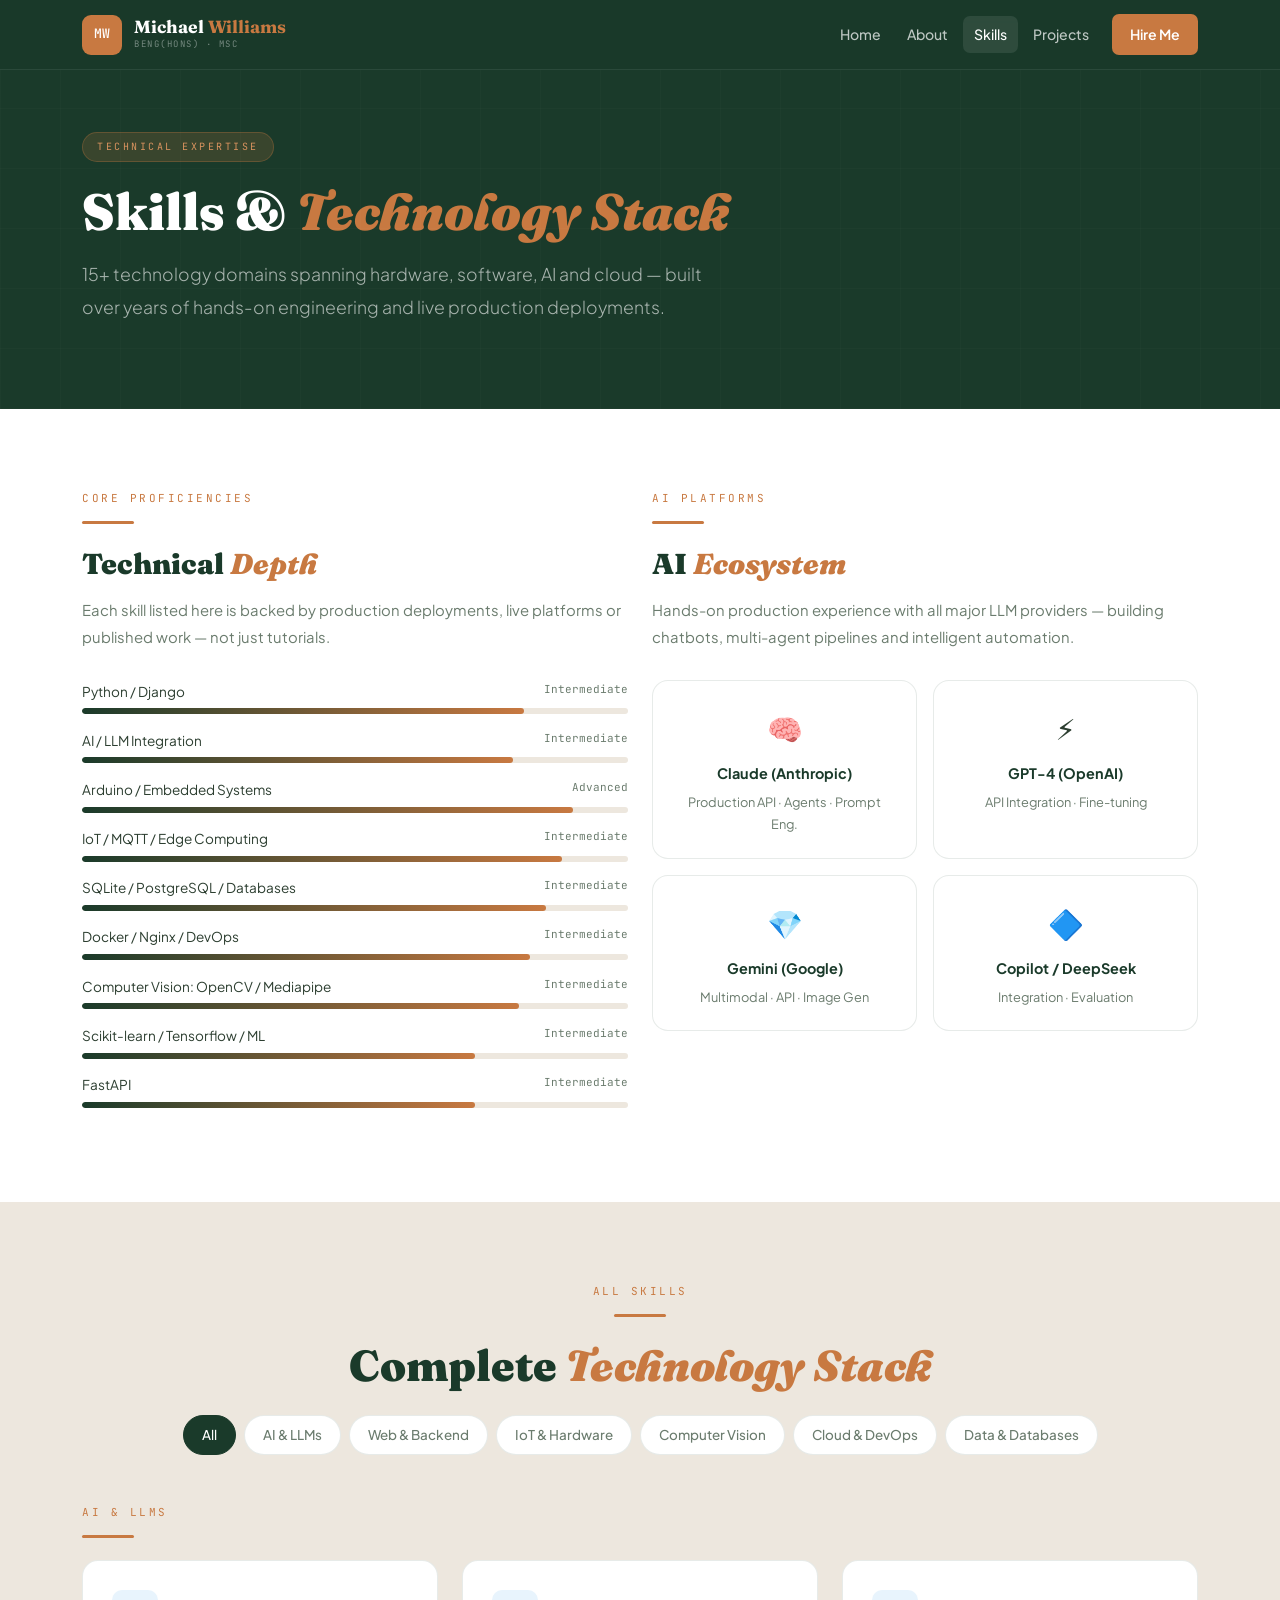
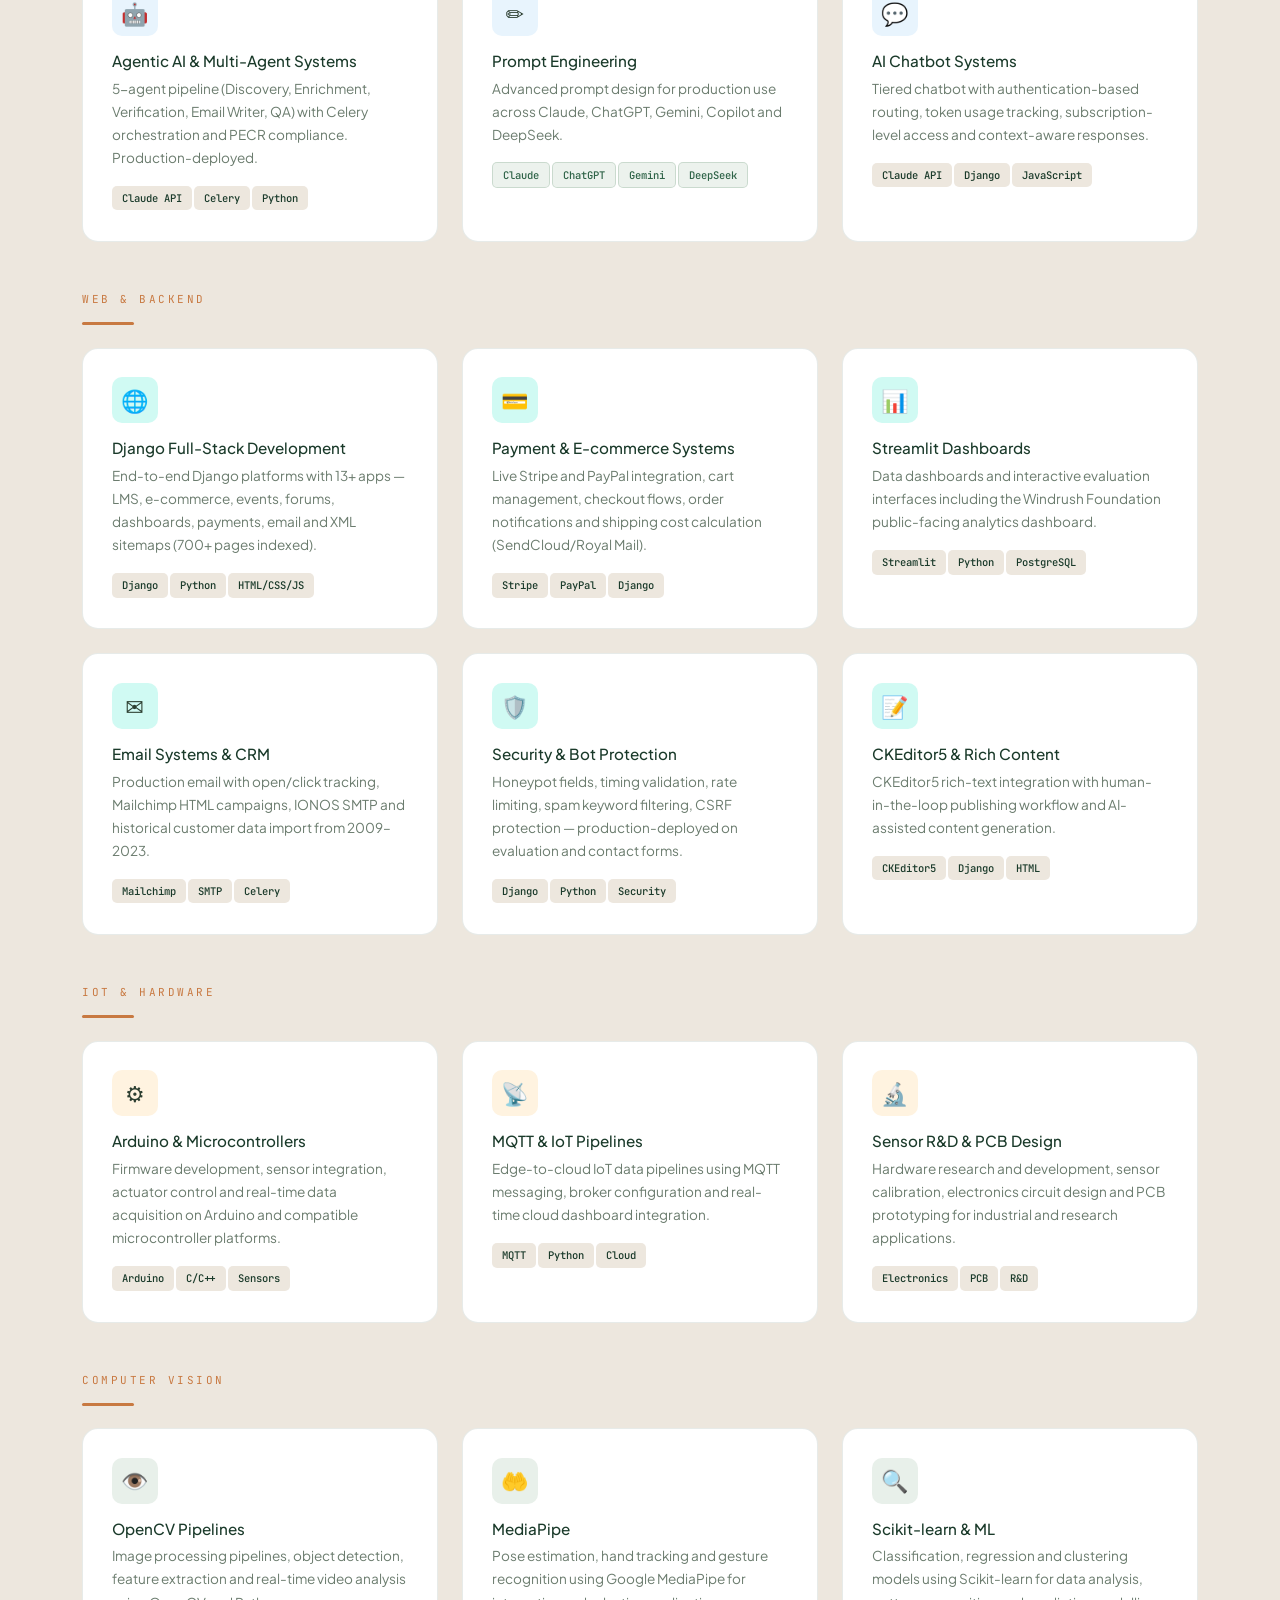
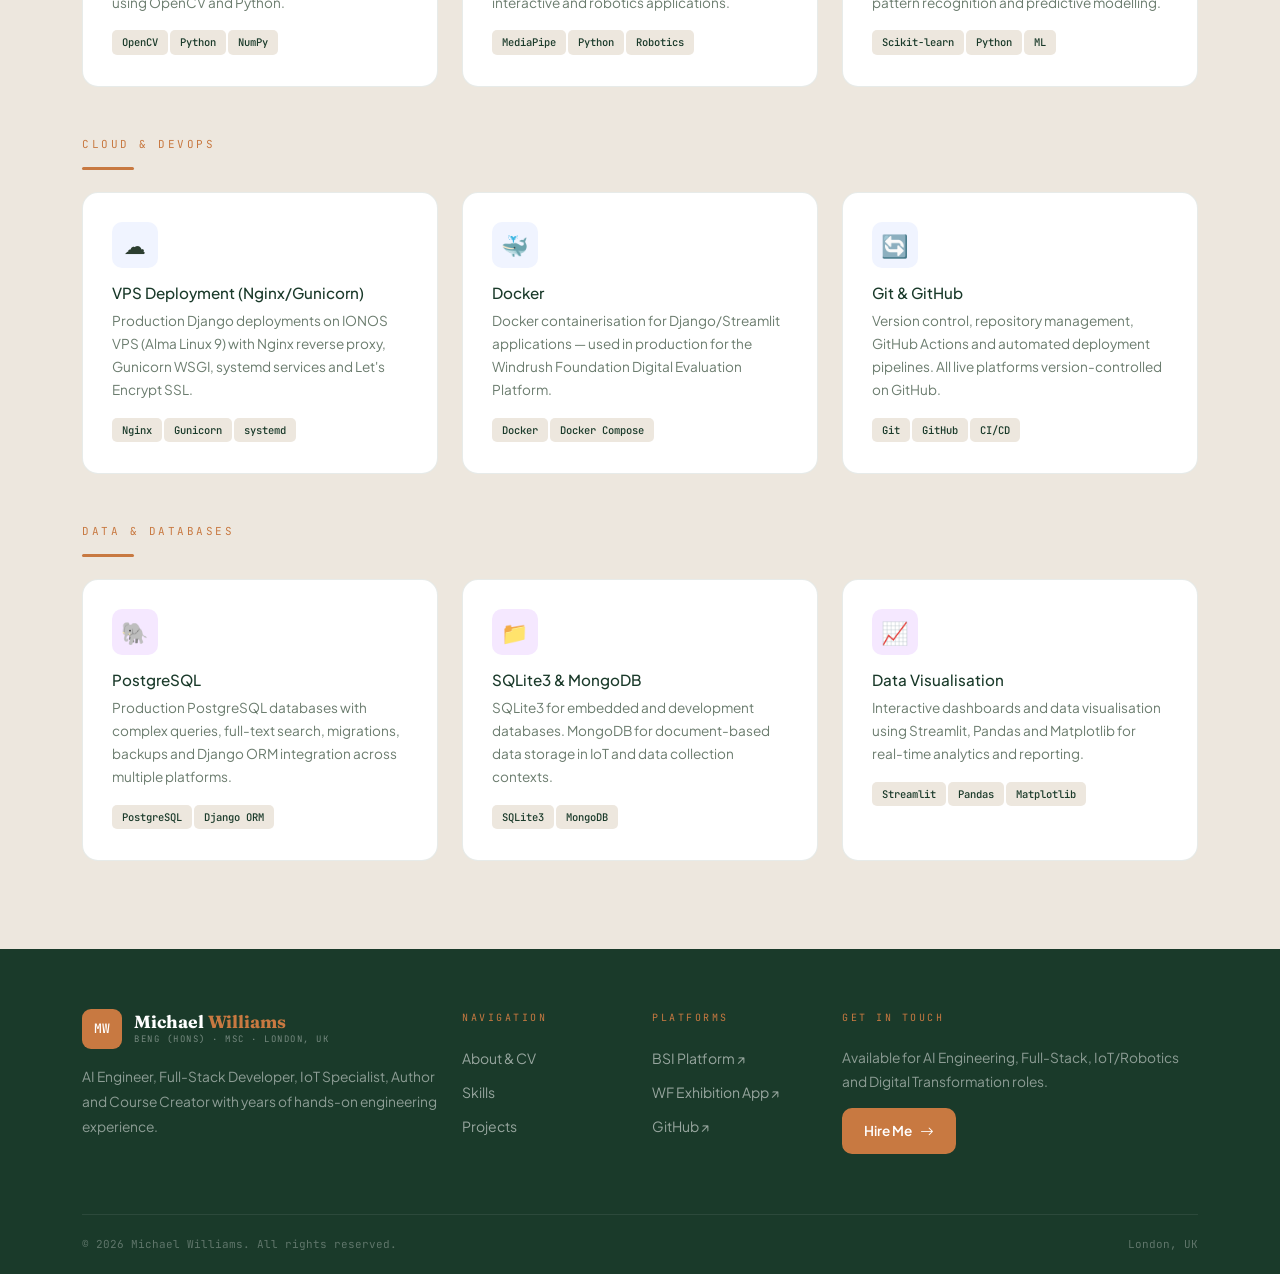
<file: skills.html>
<!DOCTYPE html>
<html lang="en">
<head>
  <meta charset="UTF-8">
  <meta name="viewport" content="width=device-width, initial-scale=1">
  <title>Skills & Stack | Michael Williams</title>
  <meta name="description" content="Michael Williams — 15+ technology domains spanning AI, full-stack web, IoT, embedded systems, computer vision and cloud. 30+ years of hands-on engineering.">
  <link href="https://cdn.jsdelivr.net/npm/bootstrap@5.3.2/dist/css/bootstrap.min.css" rel="stylesheet">
  <link href="https://cdn.jsdelivr.net/npm/bootstrap-icons@1.11.3/font/bootstrap-icons.css" rel="stylesheet">
  <link href="css/style.css" rel="stylesheet">
</head>
<body>

<nav class="navbar navbar-expand-lg fixed-top" id="siteNav">
  <div class="container">
    <a class="navbar-brand" href="index.html">
      <div class="brand-mark">MW</div>
      <div>
        <span class="brand-name">Michael <span>Williams</span></span>
        <span class="brand-sub">BEng(Hons) · MSc</span>
      </div>
    </a>
    <button class="navbar-toggler" type="button" data-bs-toggle="collapse" data-bs-target="#navMenu" aria-label="Toggle navigation"><span class="navbar-toggler-icon"></span></button>
    <div class="collapse navbar-collapse" id="navMenu">
      <ul class="navbar-nav ms-auto align-items-lg-center gap-lg-1 py-3 py-lg-0">
        <li class="nav-item"><a class="nav-link" href="index.html">Home</a></li>
        <li class="nav-item"><a class="nav-link" href="about.html">About</a></li>
        <li class="nav-item"><a class="nav-link active" href="skills.html">Skills</a></li>
        <li class="nav-item"><a class="nav-link" href="projects.html">Projects</a></li>
        <li class="nav-item ms-lg-2"><a class="nav-link nav-cta" href="contact.html">Hire Me</a></li>
      </ul>
    </div>
  </div>
</nav>

<section class="page-hero">
  <div class="container">
    <div class="hero-badge">Technical Expertise</div>
    <h1>Skills &amp; <em>Technology Stack</em></h1>
    <p class="lead">15+ technology domains spanning hardware, software, AI and cloud — built over years of hands-on engineering and live production deployments.</p>
  </div>
</section>

<!-- ═══ PROFICIENCY OVERVIEW ══════════════════════════════════ -->
<section class="sec-white">
  <div class="container">
    <div class="row gy-5">
      <div class="col-lg-6 fade-up">
        <div class="label-tag">Core Proficiencies</div>
        <div class="copper-rule"></div>
        <h2 class="section-heading" style="font-size:1.8rem;">Technical <em>Depth</em></h2>
        <p style="color:var(--muted);font-size:0.93rem;line-height:1.8;margin:1rem 0 1.8rem;">Each skill listed here is backed by production deployments, live platforms or published work — not just tutorials.</p>
        <div class="skill-bar-wrap"><div class="skill-bar-label">Python / Django<span>Intermediate</span></div><div class="skill-bar-track"><div class="skill-bar-fill" data-width="81"></div></div></div>
        <div class="skill-bar-wrap"><div class="skill-bar-label">AI / LLM Integration<span>Intermediate</span></div><div class="skill-bar-track"><div class="skill-bar-fill" data-width="79"></div></div></div>
        <div class="skill-bar-wrap"><div class="skill-bar-label">Arduino / Embedded Systems<span>Advanced</span></div><div class="skill-bar-track"><div class="skill-bar-fill" data-width="90"></div></div></div>
        <div class="skill-bar-wrap"><div class="skill-bar-label">IoT / MQTT / Edge Computing<span>Intermediate</span></div><div class="skill-bar-track"><div class="skill-bar-fill" data-width="88"></div></div></div>
        <div class="skill-bar-wrap"><div class="skill-bar-label">SQLite / PostgreSQL / Databases<span>Intermediate</span></div><div class="skill-bar-track"><div class="skill-bar-fill" data-width="85"></div></div></div>
        <div class="skill-bar-wrap"><div class="skill-bar-label">Docker / Nginx / DevOps<span>Intermediate</span></div><div class="skill-bar-track"><div class="skill-bar-fill" data-width="82"></div></div></div>
        <div class="skill-bar-wrap"><div class="skill-bar-label">Computer Vision: OpenCV / Mediapipe<span>Intermediate</span></div><div class="skill-bar-track"><div class="skill-bar-fill" data-width="80"></div></div></div>
        <div class="skill-bar-wrap"><div class="skill-bar-label">Scikit-learn / Tensorflow / ML<span>Intermediate</span></div><div class="skill-bar-track"><div class="skill-bar-fill" data-width="72"></div></div></div>
        <div class="skill-bar-wrap"><div class="skill-bar-label">FastAPI<span>Intermediate</span></div><div class="skill-bar-track"><div class="skill-bar-fill" data-width="72"></div></div></div>
      </div>
      <div class="col-lg-6 fade-up delay-1">
        <div class="label-tag">AI Platforms</div>
        <div class="copper-rule"></div>
        <h2 class="section-heading" style="font-size:1.8rem;">AI <em>Ecosystem</em></h2>
        <p style="color:var(--muted);font-size:0.93rem;line-height:1.8;margin:1rem 0 1.8rem;">Hands-on production experience with all major LLM providers — building chatbots, multi-agent pipelines and intelligent automation.</p>
        <div class="row g-3">
          <div class="col-6">
            <div class="card-mw" style="text-align:center;padding:1.4rem;">
              <div style="font-size:1.8rem;margin-bottom:0.5rem;">🧠</div>
              <div style="font-weight:700;font-size:0.9rem;color:var(--green);">Claude (Anthropic)</div>
              <div style="font-size:0.8rem;color:var(--muted);margin-top:4px;">Production API · Agents · Prompt Eng.</div>
            </div>
          </div>
          <div class="col-6">
            <div class="card-mw" style="text-align:center;padding:1.4rem;">
              <div style="font-size:1.8rem;margin-bottom:0.5rem;">⚡</div>
              <div style="font-weight:700;font-size:0.9rem;color:var(--green);">GPT-4 (OpenAI)</div>
              <div style="font-size:0.8rem;color:var(--muted);margin-top:4px;">API Integration · Fine-tuning</div>
            </div>
          </div>
          <div class="col-6">
            <div class="card-mw" style="text-align:center;padding:1.4rem;">
              <div style="font-size:1.8rem;margin-bottom:0.5rem;">💎</div>
              <div style="font-weight:700;font-size:0.9rem;color:var(--green);">Gemini (Google)</div>
              <div style="font-size:0.8rem;color:var(--muted);margin-top:4px;">Multimodal · API · Image Gen</div>
            </div>
          </div>
          <div class="col-6">
            <div class="card-mw" style="text-align:center;padding:1.4rem;">
              <div style="font-size:1.8rem;margin-bottom:0.5rem;">🔷</div>
              <div style="font-weight:700;font-size:0.9rem;color:var(--green);">Copilot / DeepSeek</div>
              <div style="font-size:0.8rem;color:var(--muted);margin-top:4px;">Integration · Evaluation</div>
            </div>
          </div>
        </div>
      </div>
    </div>
  </div>
</section>

<!-- ═══ SKILL CATEGORIES ══════════════════════════════════════ -->
<section class="sec-off">
  <div class="container">
    <div class="text-center mb-4 fade-up">
      <div class="label-tag">All Skills</div>
      <div class="copper-rule mx-auto"></div>
      <h2 class="section-heading">Complete <em>Technology Stack</em></h2>
    </div>
    <!-- Filter -->
    <div class="text-center mb-5 fade-up">
      <div class="d-flex flex-wrap justify-content-center gap-2">
        <button class="filter-btn active" data-cat="all">All</button>
        <button class="filter-btn" data-cat="ai">AI &amp; LLMs</button>
        <button class="filter-btn" data-cat="web">Web &amp; Backend</button>
        <button class="filter-btn" data-cat="iot">IoT &amp; Hardware</button>
        <button class="filter-btn" data-cat="cv">Computer Vision</button>
        <button class="filter-btn" data-cat="cloud">Cloud &amp; DevOps</button>
        <button class="filter-btn" data-cat="data">Data &amp; Databases</button>
      </div>
    </div>

    <!-- AI -->
    <div class="mb-5 fade-up" data-cat="ai">
      <div class="label-tag">AI &amp; LLMs</div>
      <div class="copper-rule"></div>
      <div class="row g-4">
        <div class="col-md-6 col-lg-4" data-cat="ai">
          <div class="card-mw">
            <div class="card-icon-wrap" style="background:#e8f4fd;font-size:22px;">🤖</div>
            <h6 style="color:var(--green);font-size:0.95rem;margin-bottom:0.4rem;">Agentic AI & Multi-Agent Systems</h6>
            <p style="font-size:0.85rem;color:var(--muted);line-height:1.7;margin-bottom:0.8rem;">5-agent pipeline (Discovery, Enrichment, Verification, Email Writer, QA) with Celery orchestration and PECR compliance. Production-deployed.</p>
            <div><span class="tech-tag">Claude API</span><span class="tech-tag">Celery</span><span class="tech-tag">Python</span></div>
          </div>
        </div>
        <div class="col-md-6 col-lg-4" data-cat="ai">
          <div class="card-mw">
            <div class="card-icon-wrap" style="background:#e8f4fd;font-size:22px;">✏️</div>
            <h6 style="color:var(--green);font-size:0.95rem;margin-bottom:0.4rem;">Prompt Engineering</h6>
            <p style="font-size:0.85rem;color:var(--muted);line-height:1.7;margin-bottom:0.8rem;">Advanced prompt design for production use across Claude, ChatGPT, Gemini, Copilot and DeepSeek.</p>
            <div><span class="tag-sage">Claude</span><span class="tag-sage">ChatGPT</span><span class="tag-sage">Gemini</span><span class="tag-sage">DeepSeek</span></div>
          </div>
        </div>
        <div class="col-md-6 col-lg-4" data-cat="ai">
          <div class="card-mw">
            <div class="card-icon-wrap" style="background:#e8f4fd;font-size:22px;">💬</div>
            <h6 style="color:var(--green);font-size:0.95rem;margin-bottom:0.4rem;">AI Chatbot Systems</h6>
            <p style="font-size:0.85rem;color:var(--muted);line-height:1.7;margin-bottom:0.8rem;">Tiered chatbot with authentication-based routing, token usage tracking, subscription-level access and context-aware responses.</p>
            <div><span class="tech-tag">Claude API</span><span class="tech-tag">Django</span><span class="tech-tag">JavaScript</span></div>
          </div>
        </div>
      </div>
    </div>

    <!-- Web -->
    <div class="mb-5 fade-up" data-cat="web">
      <div class="label-tag">Web &amp; Backend</div>
      <div class="copper-rule"></div>
      <div class="row g-4">
        <div class="col-md-6 col-lg-4" data-cat="web">
          <div class="card-mw">
            <div class="card-icon-wrap" style="background:#d0faf3;font-size:22px;">🌐</div>
            <h6 style="color:var(--green);font-size:0.95rem;margin-bottom:0.4rem;">Django Full-Stack Development</h6>
            <p style="font-size:0.85rem;color:var(--muted);line-height:1.7;margin-bottom:0.8rem;">End-to-end Django platforms with 13+ apps — LMS, e-commerce, events, forums, dashboards, payments, email and XML sitemaps (700+ pages indexed).</p>
            <div><span class="tech-tag">Django</span><span class="tech-tag">Python</span><span class="tech-tag">HTML/CSS/JS</span></div>
          </div>
        </div>
        <div class="col-md-6 col-lg-4" data-cat="web">
          <div class="card-mw">
            <div class="card-icon-wrap" style="background:#d0faf3;font-size:22px;">💳</div>
            <h6 style="color:var(--green);font-size:0.95rem;margin-bottom:0.4rem;">Payment & E-commerce Systems</h6>
            <p style="font-size:0.85rem;color:var(--muted);line-height:1.7;margin-bottom:0.8rem;">Live Stripe and PayPal integration, cart management, checkout flows, order notifications and shipping cost calculation (SendCloud/Royal Mail).</p>
            <div><span class="tech-tag">Stripe</span><span class="tech-tag">PayPal</span><span class="tech-tag">Django</span></div>
          </div>
        </div>
        <div class="col-md-6 col-lg-4" data-cat="web">
          <div class="card-mw">
            <div class="card-icon-wrap" style="background:#d0faf3;font-size:22px;">📊</div>
            <h6 style="color:var(--green);font-size:0.95rem;margin-bottom:0.4rem;">Streamlit Dashboards</h6>
            <p style="font-size:0.85rem;color:var(--muted);line-height:1.7;margin-bottom:0.8rem;">Data dashboards and interactive evaluation interfaces including the Windrush Foundation public-facing analytics dashboard.</p>
            <div><span class="tech-tag">Streamlit</span><span class="tech-tag">Python</span><span class="tech-tag">PostgreSQL</span></div>
          </div>
        </div>
        <div class="col-md-6 col-lg-4" data-cat="web">
          <div class="card-mw">
            <div class="card-icon-wrap" style="background:#d0faf3;font-size:22px;">✉️</div>
            <h6 style="color:var(--green);font-size:0.95rem;margin-bottom:0.4rem;">Email Systems & CRM</h6>
            <p style="font-size:0.85rem;color:var(--muted);line-height:1.7;margin-bottom:0.8rem;">Production email with open/click tracking, Mailchimp HTML campaigns, IONOS SMTP and historical customer data import from 2009–2023.</p>
            <div><span class="tech-tag">Mailchimp</span><span class="tech-tag">SMTP</span><span class="tech-tag">Celery</span></div>
          </div>
        </div>
        <div class="col-md-6 col-lg-4" data-cat="web">
          <div class="card-mw">
            <div class="card-icon-wrap" style="background:#d0faf3;font-size:22px;">🛡️</div>
            <h6 style="color:var(--green);font-size:0.95rem;margin-bottom:0.4rem;">Security & Bot Protection</h6>
            <p style="font-size:0.85rem;color:var(--muted);line-height:1.7;margin-bottom:0.8rem;">Honeypot fields, timing validation, rate limiting, spam keyword filtering, CSRF protection — production-deployed on evaluation and contact forms.</p>
            <div><span class="tech-tag">Django</span><span class="tech-tag">Python</span><span class="tech-tag">Security</span></div>
          </div>
        </div>
        <div class="col-md-6 col-lg-4" data-cat="web">
          <div class="card-mw">
            <div class="card-icon-wrap" style="background:#d0faf3;font-size:22px;">📝</div>
            <h6 style="color:var(--green);font-size:0.95rem;margin-bottom:0.4rem;">CKEditor5 & Rich Content</h6>
            <p style="font-size:0.85rem;color:var(--muted);line-height:1.7;margin-bottom:0.8rem;">CKEditor5 rich-text integration with human-in-the-loop publishing workflow and AI-assisted content generation.</p>
            <div><span class="tech-tag">CKEditor5</span><span class="tech-tag">Django</span><span class="tech-tag">HTML</span></div>
          </div>
        </div>
      </div>
    </div>

    <!-- IoT -->
    <div class="mb-5 fade-up" data-cat="iot">
      <div class="label-tag">IoT &amp; Hardware</div>
      <div class="copper-rule"></div>
      <div class="row g-4">
        <div class="col-md-6 col-lg-4" data-cat="iot">
          <div class="card-mw">
            <div class="card-icon-wrap" style="background:#fff3e0;font-size:22px;">⚙️</div>
            <h6 style="color:var(--green);font-size:0.95rem;margin-bottom:0.4rem;">Arduino & Microcontrollers</h6>
            <p style="font-size:0.85rem;color:var(--muted);line-height:1.7;margin-bottom:0.8rem;">Firmware development, sensor integration, actuator control and real-time data acquisition on Arduino and compatible microcontroller platforms.</p>
            <div><span class="tech-tag">Arduino</span><span class="tech-tag">C/C++</span><span class="tech-tag">Sensors</span></div>
          </div>
        </div>
        <div class="col-md-6 col-lg-4" data-cat="iot">
          <div class="card-mw">
            <div class="card-icon-wrap" style="background:#fff3e0;font-size:22px;">📡</div>
            <h6 style="color:var(--green);font-size:0.95rem;margin-bottom:0.4rem;">MQTT & IoT Pipelines</h6>
            <p style="font-size:0.85rem;color:var(--muted);line-height:1.7;margin-bottom:0.8rem;">Edge-to-cloud IoT data pipelines using MQTT messaging, broker configuration and real-time cloud dashboard integration.</p>
            <div><span class="tech-tag">MQTT</span><span class="tech-tag">Python</span><span class="tech-tag">Cloud</span></div>
          </div>
        </div>
        <div class="col-md-6 col-lg-4" data-cat="iot">
          <div class="card-mw">
            <div class="card-icon-wrap" style="background:#fff3e0;font-size:22px;">🔬</div>
            <h6 style="color:var(--green);font-size:0.95rem;margin-bottom:0.4rem;">Sensor R&D & PCB Design</h6>
            <p style="font-size:0.85rem;color:var(--muted);line-height:1.7;margin-bottom:0.8rem;">Hardware research and development, sensor calibration, electronics circuit design and PCB prototyping for industrial and research applications.</p>
            <div><span class="tech-tag">Electronics</span><span class="tech-tag">PCB</span><span class="tech-tag">R&D</span></div>
          </div>
        </div>
      </div>
    </div>

    <!-- Computer Vision -->
    <div class="mb-5 fade-up" data-cat="cv">
      <div class="label-tag">Computer Vision</div>
      <div class="copper-rule"></div>
      <div class="row g-4">
        <div class="col-md-6 col-lg-4" data-cat="cv">
          <div class="card-mw">
            <div class="card-icon-wrap" style="background:#e8f0ea;font-size:22px;">👁️</div>
            <h6 style="color:var(--green);font-size:0.95rem;margin-bottom:0.4rem;">OpenCV Pipelines</h6>
            <p style="font-size:0.85rem;color:var(--muted);line-height:1.7;margin-bottom:0.8rem;">Image processing pipelines, object detection, feature extraction and real-time video analysis using OpenCV and Python.</p>
            <div><span class="tech-tag">OpenCV</span><span class="tech-tag">Python</span><span class="tech-tag">NumPy</span></div>
          </div>
        </div>
        <div class="col-md-6 col-lg-4" data-cat="cv">
          <div class="card-mw">
            <div class="card-icon-wrap" style="background:#e8f0ea;font-size:22px;">🤲</div>
            <h6 style="color:var(--green);font-size:0.95rem;margin-bottom:0.4rem;">MediaPipe</h6>
            <p style="font-size:0.85rem;color:var(--muted);line-height:1.7;margin-bottom:0.8rem;">Pose estimation, hand tracking and gesture recognition using Google MediaPipe for interactive and robotics applications.</p>
            <div><span class="tech-tag">MediaPipe</span><span class="tech-tag">Python</span><span class="tech-tag">Robotics</span></div>
          </div>
        </div>
        <div class="col-md-6 col-lg-4" data-cat="cv">
          <div class="card-mw">
            <div class="card-icon-wrap" style="background:#e8f0ea;font-size:22px;">🔍</div>
            <h6 style="color:var(--green);font-size:0.95rem;margin-bottom:0.4rem;">Scikit-learn & ML</h6>
            <p style="font-size:0.85rem;color:var(--muted);line-height:1.7;margin-bottom:0.8rem;">Classification, regression and clustering models using Scikit-learn for data analysis, pattern recognition and predictive modelling.</p>
            <div><span class="tech-tag">Scikit-learn</span><span class="tech-tag">Python</span><span class="tech-tag">ML</span></div>
          </div>
        </div>
      </div>
    </div>

    <!-- Cloud -->
    <div class="mb-5 fade-up" data-cat="cloud">
      <div class="label-tag">Cloud &amp; DevOps</div>
      <div class="copper-rule"></div>
      <div class="row g-4">
        <div class="col-md-6 col-lg-4" data-cat="cloud">
          <div class="card-mw">
            <div class="card-icon-wrap" style="background:#f0f4ff;font-size:22px;">☁️</div>
            <h6 style="color:var(--green);font-size:0.95rem;margin-bottom:0.4rem;">VPS Deployment (Nginx/Gunicorn)</h6>
            <p style="font-size:0.85rem;color:var(--muted);line-height:1.7;margin-bottom:0.8rem;">Production Django deployments on IONOS VPS (Alma Linux 9) with Nginx reverse proxy, Gunicorn WSGI, systemd services and Let's Encrypt SSL.</p>
            <div><span class="tech-tag">Nginx</span><span class="tech-tag">Gunicorn</span><span class="tech-tag">systemd</span></div>
          </div>
        </div>
        <div class="col-md-6 col-lg-4" data-cat="cloud">
          <div class="card-mw">
            <div class="card-icon-wrap" style="background:#f0f4ff;font-size:22px;">🐳</div>
            <h6 style="color:var(--green);font-size:0.95rem;margin-bottom:0.4rem;">Docker</h6>
            <p style="font-size:0.85rem;color:var(--muted);line-height:1.7;margin-bottom:0.8rem;">Docker containerisation for Django/Streamlit applications — used in production for the Windrush Foundation Digital Evaluation Platform.</p>
            <div><span class="tech-tag">Docker</span><span class="tech-tag">Docker Compose</span></div>
          </div>
        </div>
        <div class="col-md-6 col-lg-4" data-cat="cloud">
          <div class="card-mw">
            <div class="card-icon-wrap" style="background:#f0f4ff;font-size:22px;">🔄</div>
            <h6 style="color:var(--green);font-size:0.95rem;margin-bottom:0.4rem;">Git & GitHub</h6>
            <p style="font-size:0.85rem;color:var(--muted);line-height:1.7;margin-bottom:0.8rem;">Version control, repository management, GitHub Actions and automated deployment pipelines. All live platforms version-controlled on GitHub.</p>
            <div><span class="tech-tag">Git</span><span class="tech-tag">GitHub</span><span class="tech-tag">CI/CD</span></div>
          </div>
        </div>
      </div>
    </div>

    <!-- Databases -->
    <div class="mb-2 fade-up" data-cat="data">
      <div class="label-tag">Data &amp; Databases</div>
      <div class="copper-rule"></div>
      <div class="row g-4">
        <div class="col-md-6 col-lg-4" data-cat="data">
          <div class="card-mw">
            <div class="card-icon-wrap" style="background:#f5e8ff;font-size:22px;">🐘</div>
            <h6 style="color:var(--green);font-size:0.95rem;margin-bottom:0.4rem;">PostgreSQL</h6>
            <p style="font-size:0.85rem;color:var(--muted);line-height:1.7;margin-bottom:0.8rem;">Production PostgreSQL databases with complex queries, full-text search, migrations, backups and Django ORM integration across multiple platforms.</p>
            <div><span class="tech-tag">PostgreSQL</span><span class="tech-tag">Django ORM</span></div>
          </div>
        </div>
        <div class="col-md-6 col-lg-4" data-cat="data">
          <div class="card-mw">
            <div class="card-icon-wrap" style="background:#f5e8ff;font-size:22px;">📁</div>
            <h6 style="color:var(--green);font-size:0.95rem;margin-bottom:0.4rem;">SQLite3 & MongoDB</h6>
            <p style="font-size:0.85rem;color:var(--muted);line-height:1.7;margin-bottom:0.8rem;">SQLite3 for embedded and development databases. MongoDB for document-based data storage in IoT and data collection contexts.</p>
            <div><span class="tech-tag">SQLite3</span><span class="tech-tag">MongoDB</span></div>
          </div>
        </div>
        <div class="col-md-6 col-lg-4" data-cat="data">
          <div class="card-mw">
            <div class="card-icon-wrap" style="background:#f5e8ff;font-size:22px;">📈</div>
            <h6 style="color:var(--green);font-size:0.95rem;margin-bottom:0.4rem;">Data Visualisation</h6>
            <p style="font-size:0.85rem;color:var(--muted);line-height:1.7;margin-bottom:0.8rem;">Interactive dashboards and data visualisation using Streamlit, Pandas and Matplotlib for real-time analytics and reporting.</p>
            <div><span class="tech-tag">Streamlit</span><span class="tech-tag">Pandas</span><span class="tech-tag">Matplotlib</span></div>
          </div>
        </div>
      </div>
    </div>
  </div>
</section>

<!-- ═══ FOOTER ════════════════════════════════════════════════ -->
<footer>
  <div class="container">
    <div class="row g-4">
      <div class="col-lg-4 col-md-6">
        <div style="display:flex;align-items:center;gap:12px;margin-bottom:1rem;">
          <div class="brand-mark">MW</div>
          <div>
            <span class="brand-name">Michael <span>Williams</span></span>
            <span class="brand-sub">BEng (Hons) · MSc · London, UK</span>
          </div>
        </div>
        <p style="font-size:0.86rem;line-height:1.8;color:rgba(255,255,255,0.5);">AI Engineer, Full-Stack Developer, IoT Specialist, Author and Course Creator with years of hands-on engineering experience.</p>
      </div>
      <div class="col-lg-2 col-md-3 col-6">
        <div class="footer-heading">Navigation</div>
        <a href="about.html">About & CV</a>
        <a href="skills.html">Skills</a>
        <a href="projects.html">Projects</a>
      </div>
      <div class="col-lg-2 col-md-3 col-6">
        <div class="footer-heading">Platforms</div>
        <a href="https://blackscientistsandinventors.com" target="_blank" rel="noopener">BSI Platform ↗</a>
        <a href="https://wfincolour.streamlit.app/" target="_blank" rel="noopener">WF Exhibition App ↗</a>
        <a href="https://github.com/mikeconel" target="_blank" rel="noopener">GitHub ↗</a>
      </div>
      <div class="col-lg-4 col-md-6">
        <div class="footer-heading">Get In Touch</div>
        <p style="font-size:0.86rem;line-height:1.75;margin-bottom:0.9rem;color:rgba(255,255,255,0.5);">Available for AI Engineering, Full-Stack, IoT/Robotics and Digital Transformation roles.</p>
        <a href="contact.html" class="btn-copper" style="font-size:0.85rem;padding:9px 20px;">Hire Me <i class="bi bi-arrow-right"></i></a>
      </div>
    </div>
    <div class="footer-bottom">
      <span>© 2026 Michael Williams. All rights reserved.</span>
      <span style="font-family:'JetBrains Mono',monospace;">London, UK</span>
    </div>
  </div>
</footer>

<script src="https://cdn.jsdelivr.net/npm/bootstrap@5.3.2/dist/js/bootstrap.bundle.min.js"></script>
<script src="js/main.js"></script>
</body>
</html>
</file>
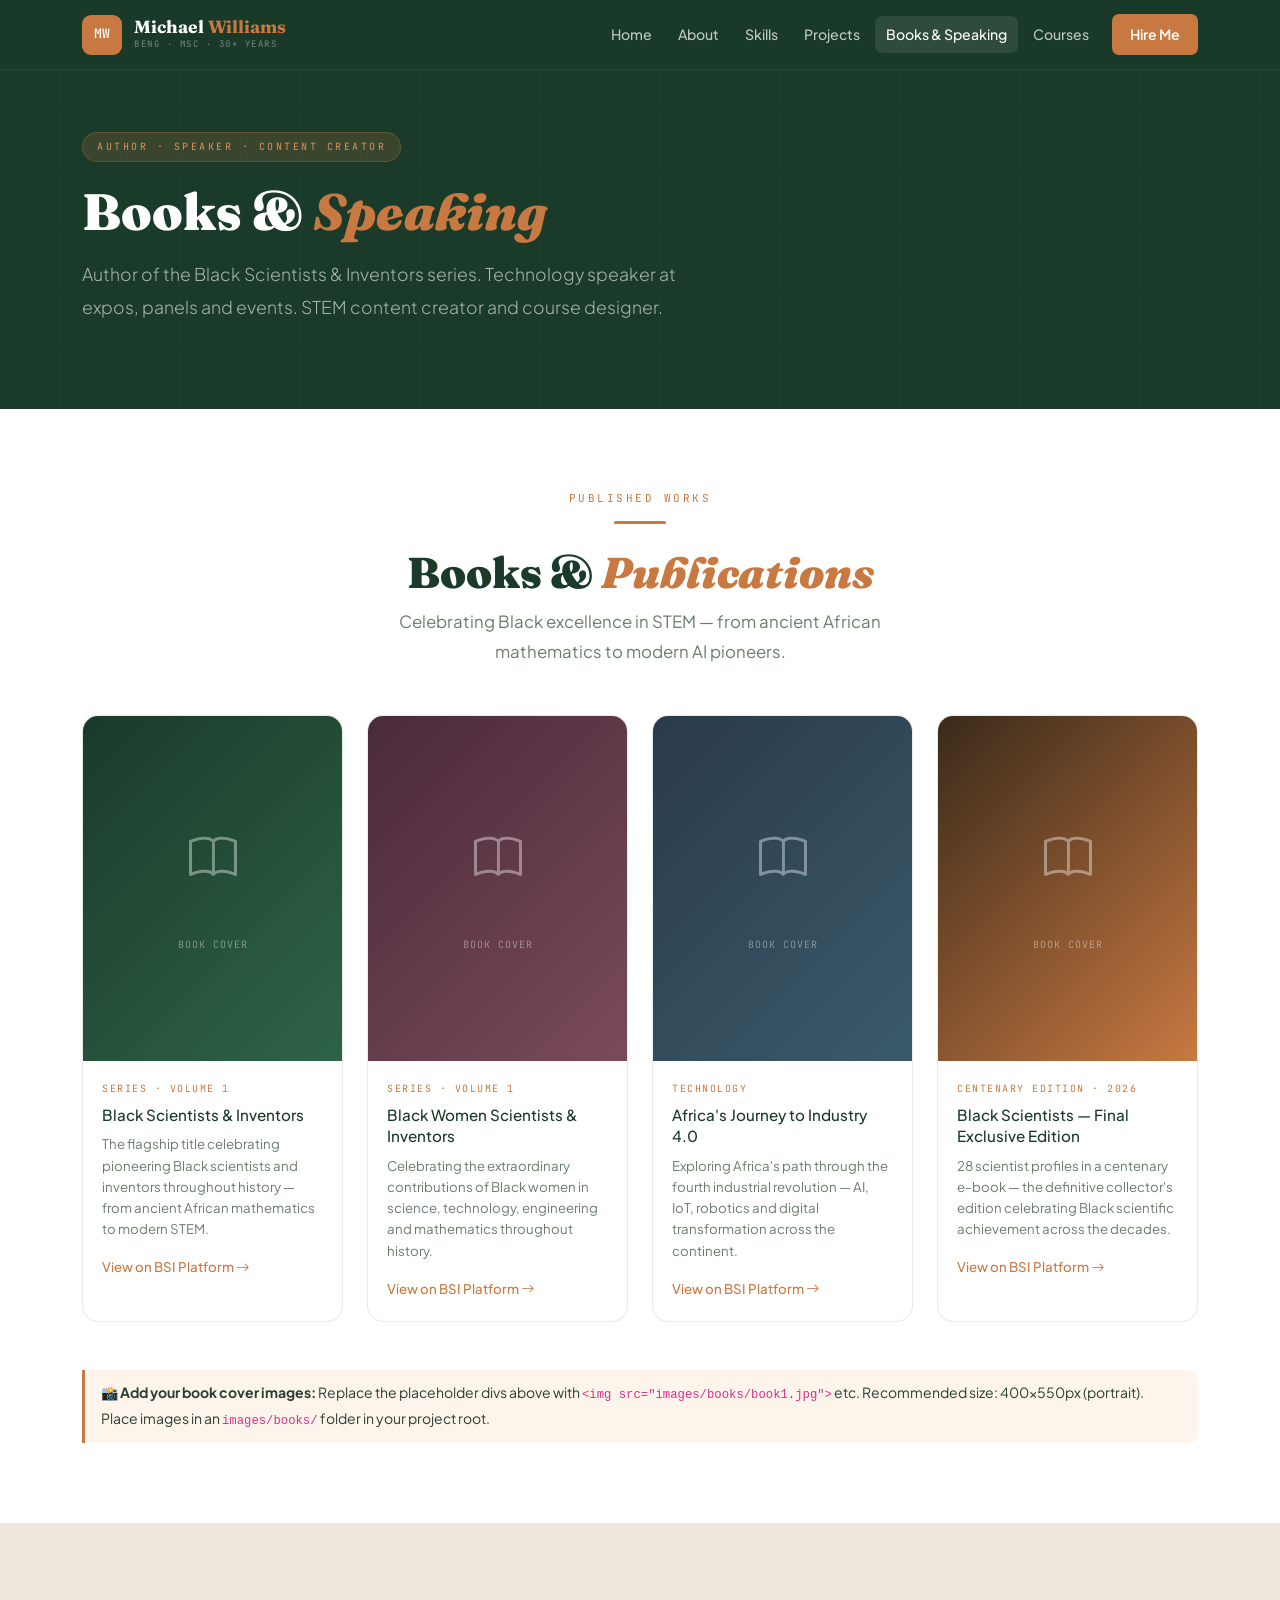
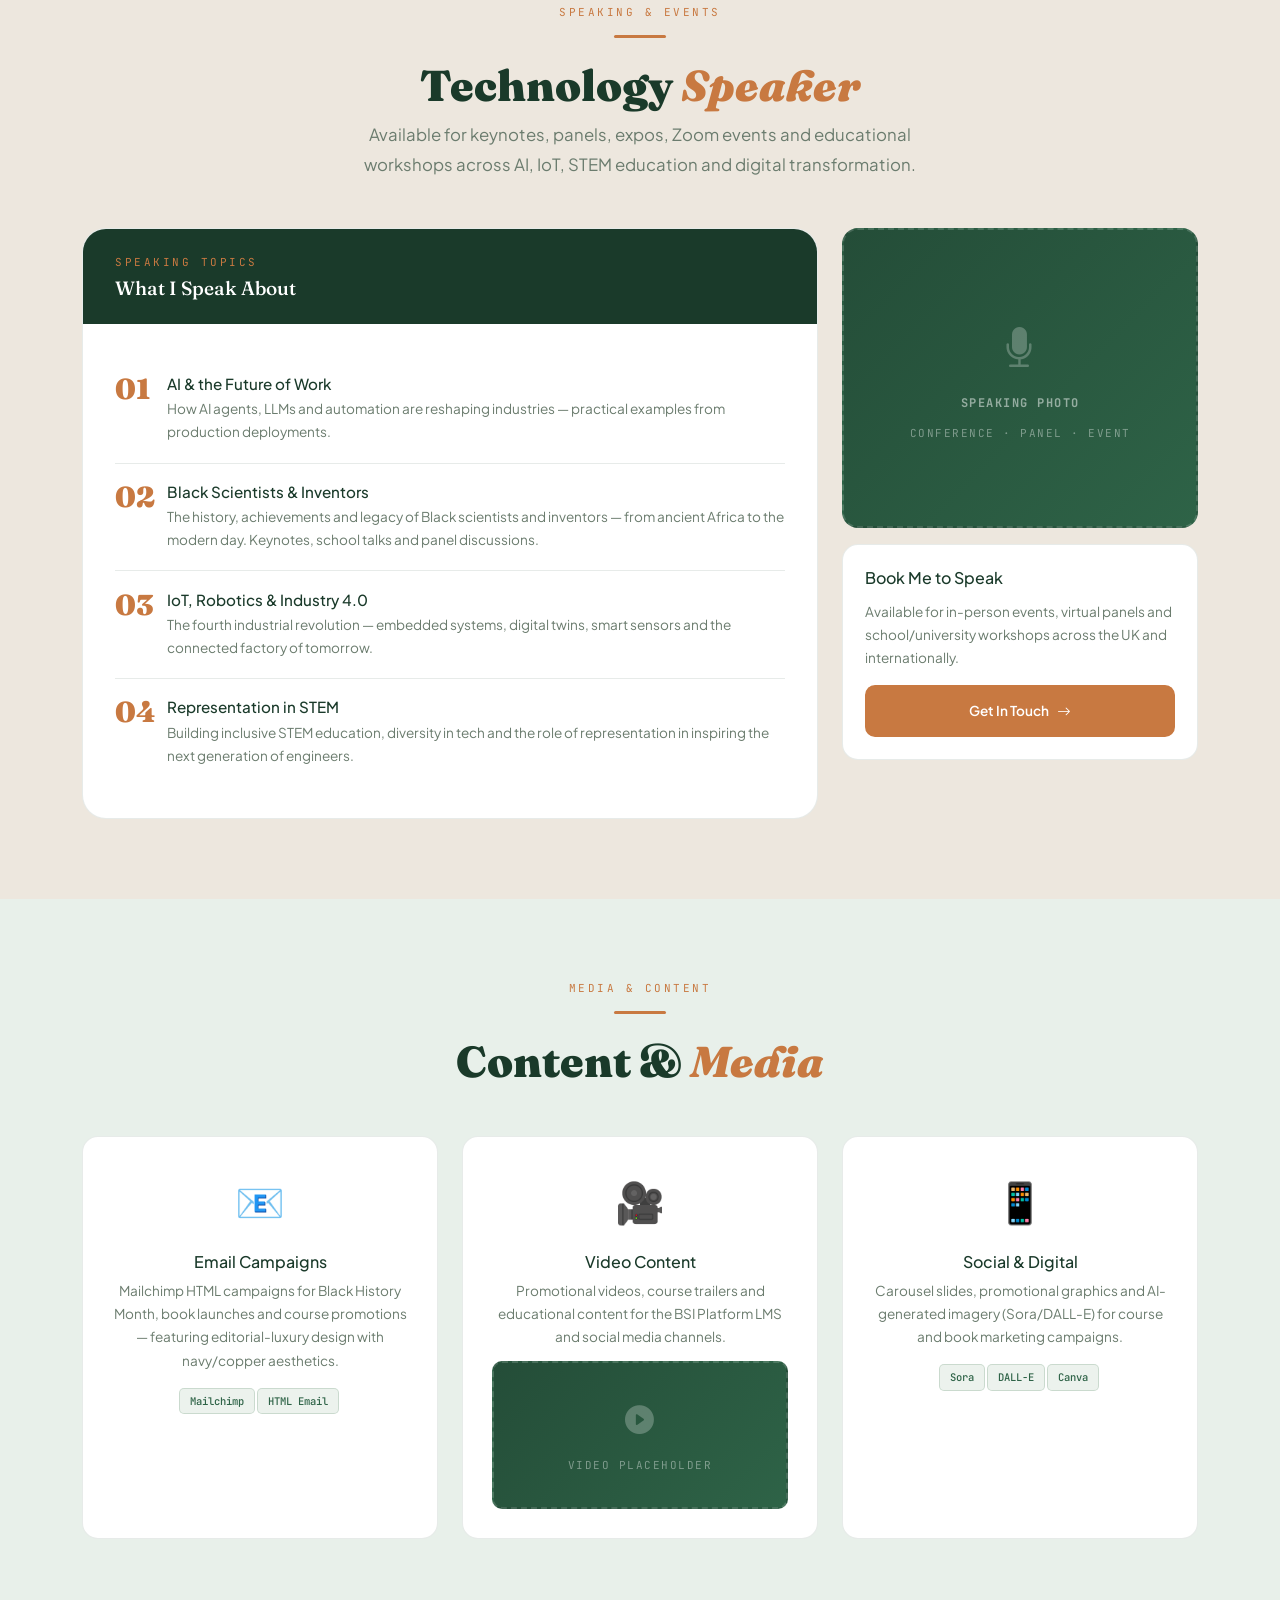
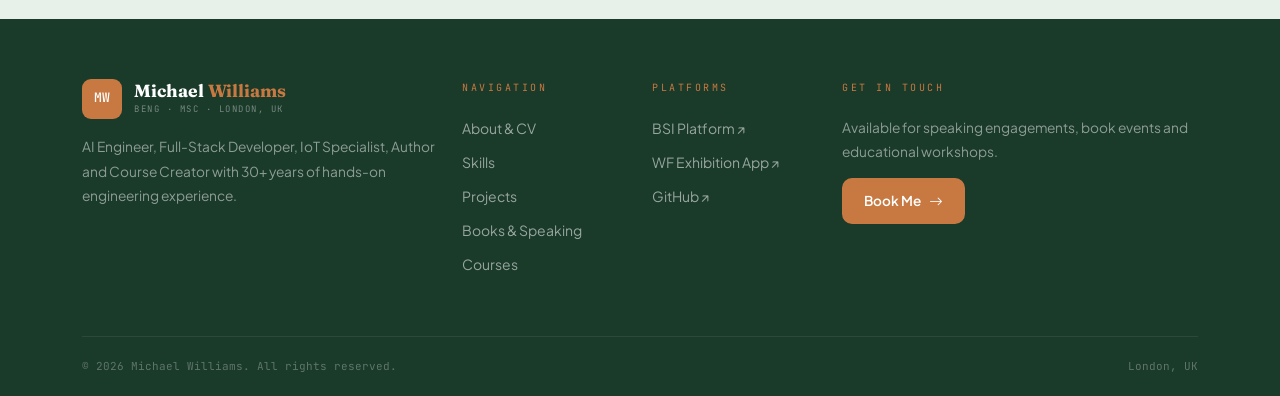
<file: speaking.html>
<!DOCTYPE html>
<html lang="en">
<head>
  <meta charset="UTF-8">
  <meta name="viewport" content="width=device-width, initial-scale=1">
  <title>Books & Speaking | Michael Williams</title>
  <meta name="description" content="Michael Williams — author of the Black Scientists & Inventors series, technology speaker and content creator. Available for events, panels and keynotes.">
  <link href="https://cdn.jsdelivr.net/npm/bootstrap@5.3.2/dist/css/bootstrap.min.css" rel="stylesheet">
  <link href="https://cdn.jsdelivr.net/npm/bootstrap-icons@1.11.3/font/bootstrap-icons.css" rel="stylesheet">
  <link href="css/style.css" rel="stylesheet">
</head>
<body>

<nav class="navbar navbar-expand-lg fixed-top" id="siteNav">
  <div class="container">
    <a class="navbar-brand" href="index.html">
      <div class="brand-mark">MW</div>
      <div>
        <span class="brand-name">Michael <span>Williams</span></span>
        <span class="brand-sub">BEng · MSc · 30+ Years</span>
      </div>
    </a>
    <button class="navbar-toggler" type="button" data-bs-toggle="collapse" data-bs-target="#navMenu" aria-label="Toggle navigation"><span class="navbar-toggler-icon"></span></button>
    <div class="collapse navbar-collapse" id="navMenu">
      <ul class="navbar-nav ms-auto align-items-lg-center gap-lg-1 py-3 py-lg-0">
        <li class="nav-item"><a class="nav-link" href="index.html">Home</a></li>
        <li class="nav-item"><a class="nav-link" href="about.html">About</a></li>
        <li class="nav-item"><a class="nav-link" href="skills.html">Skills</a></li>
        <li class="nav-item"><a class="nav-link" href="projects.html">Projects</a></li>
        <li class="nav-item"><a class="nav-link active" href="speaking.html">Books & Speaking</a></li>
        <li class="nav-item"><a class="nav-link" href="courses.html">Courses</a></li>
        <li class="nav-item ms-lg-2"><a class="nav-link nav-cta" href="contact.html">Hire Me</a></li>
      </ul>
    </div>
  </div>
</nav>

<section class="page-hero">
  <div class="container">
    <div class="hero-badge">Author · Speaker · Content Creator</div>
    <h1>Books &amp; <em>Speaking</em></h1>
    <p class="lead">Author of the Black Scientists &amp; Inventors series. Technology speaker at expos, panels and events. STEM content creator and course designer.</p>
  </div>
</section>

<!-- ═══ BOOKS ════════════════════════════════════════════════ -->
<section class="sec-white">
  <div class="container">
    <div class="text-center mb-5 fade-up">
      <div class="label-tag">Published Works</div>
      <div class="copper-rule mx-auto"></div>
      <h2 class="section-heading">Books &amp; <em>Publications</em></h2>
      <p class="lead-text mx-auto mt-2">Celebrating Black excellence in STEM — from ancient African mathematics to modern AI pioneers.</p>
    </div>

    <div class="row g-4">
      <!-- Book 1 -->
      <div class="col-md-6 col-lg-3 fade-up">
        <div class="book-card">
          <div class="book-cover" style="background:linear-gradient(135deg,var(--green) 0%,var(--green-light) 100%);min-height:200px;">
            <!-- Replace with book cover image: <img src="images/books/book1.jpg" style="width:100%;height:100%;object-fit:cover;"> -->
            <div style="text-align:center;color:rgba(255,255,255,0.4);">
              <i class="bi bi-book" style="font-size:3rem;display:block;margin-bottom:0.5rem;"></i>
              <span style="font-family:'JetBrains Mono',monospace;font-size:10px;text-transform:uppercase;letter-spacing:1px;">Book Cover</span>
            </div>
          </div>
          <div class="book-info">
            <div style="font-family:'JetBrains Mono',monospace;font-size:10px;color:var(--copper);text-transform:uppercase;letter-spacing:1.5px;margin-bottom:6px;">Series · Volume 1</div>
            <h5 style="color:var(--green);font-size:0.95rem;line-height:1.4;margin-bottom:0.5rem;">Black Scientists &amp; Inventors</h5>
            <p style="font-size:0.83rem;color:var(--muted);line-height:1.6;margin-bottom:0.8rem;">The flagship title celebrating pioneering Black scientists and inventors throughout history — from ancient African mathematics to modern STEM.</p>
            <a href="https://blackscientistsandinventors.com" target="_blank" rel="noopener" style="font-size:0.83rem;color:var(--copper);font-weight:500;">View on BSI Platform <i class="bi bi-arrow-right"></i></a>
          </div>
        </div>
      </div>

      <!-- Book 2 -->
      <div class="col-md-6 col-lg-3 fade-up delay-1">
        <div class="book-card">
          <div class="book-cover" style="background:linear-gradient(135deg,#4a2a3a 0%,#7a4a5a 100%);min-height:200px;">
            <!-- Replace with book cover: <img src="images/books/book2.jpg" style="width:100%;height:100%;object-fit:cover;"> -->
            <div style="text-align:center;color:rgba(255,255,255,0.4);">
              <i class="bi bi-book" style="font-size:3rem;display:block;margin-bottom:0.5rem;"></i>
              <span style="font-family:'JetBrains Mono',monospace;font-size:10px;text-transform:uppercase;letter-spacing:1px;">Book Cover</span>
            </div>
          </div>
          <div class="book-info">
            <div style="font-family:'JetBrains Mono',monospace;font-size:10px;color:var(--copper);text-transform:uppercase;letter-spacing:1.5px;margin-bottom:6px;">Series · Volume 1</div>
            <h5 style="color:var(--green);font-size:0.95rem;line-height:1.4;margin-bottom:0.5rem;">Black Women Scientists &amp; Inventors</h5>
            <p style="font-size:0.83rem;color:var(--muted);line-height:1.6;margin-bottom:0.8rem;">Celebrating the extraordinary contributions of Black women in science, technology, engineering and mathematics throughout history.</p>
            <a href="https://blackscientistsandinventors.com" target="_blank" rel="noopener" style="font-size:0.83rem;color:var(--copper);font-weight:500;">View on BSI Platform <i class="bi bi-arrow-right"></i></a>
          </div>
        </div>
      </div>

      <!-- Book 3 -->
      <div class="col-md-6 col-lg-3 fade-up delay-2">
        <div class="book-card">
          <div class="book-cover" style="background:linear-gradient(135deg,#2a3a4a 0%,#3a5a6a 100%);min-height:200px;">
            <!-- Replace with book cover: <img src="images/books/book3.jpg" style="width:100%;height:100%;object-fit:cover;"> -->
            <div style="text-align:center;color:rgba(255,255,255,0.4);">
              <i class="bi bi-book" style="font-size:3rem;display:block;margin-bottom:0.5rem;"></i>
              <span style="font-family:'JetBrains Mono',monospace;font-size:10px;text-transform:uppercase;letter-spacing:1px;">Book Cover</span>
            </div>
          </div>
          <div class="book-info">
            <div style="font-family:'JetBrains Mono',monospace;font-size:10px;color:var(--copper);text-transform:uppercase;letter-spacing:1.5px;margin-bottom:6px;">Technology</div>
            <h5 style="color:var(--green);font-size:0.95rem;line-height:1.4;margin-bottom:0.5rem;">Africa's Journey to Industry 4.0</h5>
            <p style="font-size:0.83rem;color:var(--muted);line-height:1.6;margin-bottom:0.8rem;">Exploring Africa's path through the fourth industrial revolution — AI, IoT, robotics and digital transformation across the continent.</p>
            <a href="https://blackscientistsandinventors.com" target="_blank" rel="noopener" style="font-size:0.83rem;color:var(--copper);font-weight:500;">View on BSI Platform <i class="bi bi-arrow-right"></i></a>
          </div>
        </div>
      </div>

      <!-- Book 4 — Centenary -->
      <div class="col-md-6 col-lg-3 fade-up delay-3">
        <div class="book-card">
          <div class="book-cover" style="background:linear-gradient(135deg,#3a2a1a 0%,var(--copper) 100%);min-height:200px;">
            <!-- Replace with book cover: <img src="images/books/book4.jpg" style="width:100%;height:100%;object-fit:cover;"> -->
            <div style="text-align:center;color:rgba(255,255,255,0.4);">
              <i class="bi bi-book" style="font-size:3rem;display:block;margin-bottom:0.5rem;"></i>
              <span style="font-family:'JetBrains Mono',monospace;font-size:10px;text-transform:uppercase;letter-spacing:1px;">Book Cover</span>
            </div>
          </div>
          <div class="book-info">
            <div style="font-family:'JetBrains Mono',monospace;font-size:10px;color:var(--copper);text-transform:uppercase;letter-spacing:1.5px;margin-bottom:6px;">Centenary Edition · 2026</div>
            <h5 style="color:var(--green);font-size:0.95rem;line-height:1.4;margin-bottom:0.5rem;">Black Scientists — Final Exclusive Edition</h5>
            <p style="font-size:0.83rem;color:var(--muted);line-height:1.6;margin-bottom:0.8rem;">28 scientist profiles in a centenary e-book — the definitive collector's edition celebrating Black scientific achievement across the decades.</p>
            <a href="https://blackscientistsandinventors.com" target="_blank" rel="noopener" style="font-size:0.83rem;color:var(--copper);font-weight:500;">View on BSI Platform <i class="bi bi-arrow-right"></i></a>
          </div>
        </div>
      </div>
    </div>

    <!-- Book image gallery placeholder -->
    <div class="mt-5 fade-up">
      <div class="highlight-strip">
        <strong>📸 Add your book cover images:</strong> Replace the placeholder divs above with <code>&lt;img src="images/books/book1.jpg"&gt;</code> etc. Recommended size: 400×550px (portrait). Place images in an <code>images/books/</code> folder in your project root.
      </div>
    </div>
  </div>
</section>

<!-- ═══ SPEAKING ══════════════════════════════════════════════ -->
<section class="sec-off">
  <div class="container">
    <div class="text-center mb-5 fade-up">
      <div class="label-tag">Speaking & Events</div>
      <div class="copper-rule mx-auto"></div>
      <h2 class="section-heading">Technology <em>Speaker</em></h2>
      <p class="lead-text mx-auto mt-2">Available for keynotes, panels, expos, Zoom events and educational workshops across AI, IoT, STEM education and digital transformation.</p>
    </div>

    <div class="row g-4">
      <div class="col-lg-8 fade-up">
        <div style="background:var(--white);border:1px solid var(--light-border);border-radius:var(--r-xl);overflow:hidden;">
          <div style="background:var(--green);padding:1.5rem 2rem;">
            <div class="label-tag" style="margin-bottom:4px;">Speaking Topics</div>
            <h4 style="color:#fff;margin:0;font-size:1.2rem;">What I Speak About</h4>
          </div>
          <div style="padding:2rem;">
            <div style="display:flex;flex-direction:column;gap:0;">
              <div style="display:flex;gap:1rem;padding:1.2rem 0;border-bottom:1px solid var(--light-border);align-items:flex-start;">
                <div style="font-family:'Fraunces',serif;font-size:1.8rem;font-weight:900;color:var(--copper);line-height:1;flex-shrink:0;width:36px;">01</div>
                <div>
                  <h6 style="color:var(--green);margin-bottom:4px;font-size:0.95rem;">AI & the Future of Work</h6>
                  <p style="font-size:0.85rem;color:var(--muted);line-height:1.7;margin:0;">How AI agents, LLMs and automation are reshaping industries — practical examples from production deployments.</p>
                </div>
              </div>
              <div style="display:flex;gap:1rem;padding:1.2rem 0;border-bottom:1px solid var(--light-border);align-items:flex-start;">
                <div style="font-family:'Fraunces',serif;font-size:1.8rem;font-weight:900;color:var(--copper);line-height:1;flex-shrink:0;width:36px;">02</div>
                <div>
                  <h6 style="color:var(--green);margin-bottom:4px;font-size:0.95rem;">Black Scientists & Inventors</h6>
                  <p style="font-size:0.85rem;color:var(--muted);line-height:1.7;margin:0;">The history, achievements and legacy of Black scientists and inventors — from ancient Africa to the modern day. Keynotes, school talks and panel discussions.</p>
                </div>
              </div>
              <div style="display:flex;gap:1rem;padding:1.2rem 0;border-bottom:1px solid var(--light-border);align-items:flex-start;">
                <div style="font-family:'Fraunces',serif;font-size:1.8rem;font-weight:900;color:var(--copper);line-height:1;flex-shrink:0;width:36px;">03</div>
                <div>
                  <h6 style="color:var(--green);margin-bottom:4px;font-size:0.95rem;">IoT, Robotics & Industry 4.0</h6>
                  <p style="font-size:0.85rem;color:var(--muted);line-height:1.7;margin:0;">The fourth industrial revolution — embedded systems, digital twins, smart sensors and the connected factory of tomorrow.</p>
                </div>
              </div>
              <div style="display:flex;gap:1rem;padding:1.2rem 0;align-items:flex-start;">
                <div style="font-family:'Fraunces',serif;font-size:1.8rem;font-weight:900;color:var(--copper);line-height:1;flex-shrink:0;width:36px;">04</div>
                <div>
                  <h6 style="color:var(--green);margin-bottom:4px;font-size:0.95rem;">Representation in STEM</h6>
                  <p style="font-size:0.85rem;color:var(--muted);line-height:1.7;margin:0;">Building inclusive STEM education, diversity in tech and the role of representation in inspiring the next generation of engineers.</p>
                </div>
              </div>
            </div>
          </div>
        </div>
      </div>

      <div class="col-lg-4 fade-up delay-1">
        <!-- Speaking photo placeholder -->
        <div class="img-placeholder" style="min-height:300px;margin-bottom:1rem;">
          <i class="bi bi-mic-fill"></i>
          <strong style="color:rgba(255,255,255,0.5);font-size:12px;">Speaking Photo</strong>
          <span>Conference · Panel · Event</span>
        </div>
        <div style="background:var(--white);border:1px solid var(--light-border);border-radius:var(--r-lg);padding:1.4rem;">
          <h6 style="color:var(--green);margin-bottom:0.8rem;">Book Me to Speak</h6>
          <p style="font-size:0.85rem;color:var(--muted);line-height:1.7;margin-bottom:1rem;">Available for in-person events, virtual panels and school/university workshops across the UK and internationally.</p>
          <a href="contact.html" class="btn-copper" style="width:100%;justify-content:center;font-size:0.85rem;">Get In Touch <i class="bi bi-arrow-right"></i></a>
        </div>
      </div>
    </div>
  </div>
</section>

<!-- ═══ MEDIA / CONTENT ═══════════════════════════════════════ -->
<section class="sec-sage">
  <div class="container">
    <div class="text-center mb-5 fade-up">
      <div class="label-tag">Media & Content</div>
      <div class="copper-rule mx-auto"></div>
      <h2 class="section-heading">Content &amp; <em>Media</em></h2>
    </div>
    <div class="row g-4">
      <div class="col-md-4 fade-up">
        <div class="card-mw" style="text-align:center;">
          <div style="font-size:2.5rem;margin-bottom:1rem;">📧</div>
          <h6 style="color:var(--green);">Email Campaigns</h6>
          <p style="font-size:0.85rem;color:var(--muted);line-height:1.7;margin-bottom:0.8rem;">Mailchimp HTML campaigns for Black History Month, book launches and course promotions — featuring editorial-luxury design with navy/copper aesthetics.</p>
          <span class="tag-sage">Mailchimp</span><span class="tag-sage">HTML Email</span>
        </div>
      </div>
      <div class="col-md-4 fade-up delay-1">
        <div class="card-mw" style="text-align:center;">
          <div style="font-size:2.5rem;margin-bottom:1rem;">🎥</div>
          <h6 style="color:var(--green);">Video Content</h6>
          <p style="font-size:0.85rem;color:var(--muted);line-height:1.7;margin-bottom:0.8rem;">Promotional videos, course trailers and educational content for the BSI Platform LMS and social media channels.</p>
          <div class="img-placeholder" style="min-height:120px;margin-top:0.8rem;border-radius:var(--r);">
            <i class="bi bi-play-circle-fill" style="font-size:1.8rem;"></i>
            <span>Video placeholder</span>
          </div>
        </div>
      </div>
      <div class="col-md-4 fade-up delay-2">
        <div class="card-mw" style="text-align:center;">
          <div style="font-size:2.5rem;margin-bottom:1rem;">📱</div>
          <h6 style="color:var(--green);">Social & Digital</h6>
          <p style="font-size:0.85rem;color:var(--muted);line-height:1.7;margin-bottom:0.8rem;">Carousel slides, promotional graphics and AI-generated imagery (Sora/DALL-E) for course and book marketing campaigns.</p>
          <span class="tag-sage">Sora</span><span class="tag-sage">DALL-E</span><span class="tag-sage">Canva</span>
        </div>
      </div>
    </div>
  </div>
</section>

<!-- ═══ FOOTER ════════════════════════════════════════════════ -->
<footer>
  <div class="container">
    <div class="row g-4">
      <div class="col-lg-4 col-md-6">
        <div style="display:flex;align-items:center;gap:12px;margin-bottom:1rem;">
          <div class="brand-mark">MW</div>
          <div>
            <span class="brand-name">Michael <span>Williams</span></span>
            <span class="brand-sub">BEng · MSc · London, UK</span>
          </div>
        </div>
        <p style="font-size:0.86rem;line-height:1.8;color:rgba(255,255,255,0.5);">AI Engineer, Full-Stack Developer, IoT Specialist, Author and Course Creator with 30+ years of hands-on engineering experience.</p>
      </div>
      <div class="col-lg-2 col-md-3 col-6">
        <div class="footer-heading">Navigation</div>
        <a href="about.html">About & CV</a>
        <a href="skills.html">Skills</a>
        <a href="projects.html">Projects</a>
        <a href="speaking.html">Books & Speaking</a>
        <a href="courses.html">Courses</a>
      </div>
      <div class="col-lg-2 col-md-3 col-6">
        <div class="footer-heading">Platforms</div>
        <a href="https://blackscientistsandinventors.com" target="_blank" rel="noopener">BSI Platform ↗</a>
        <a href="https://wfincolour.streamlit.app/" target="_blank" rel="noopener">WF Exhibition App ↗</a>
        <a href="https://github.com/mikeconel" target="_blank" rel="noopener">GitHub ↗</a>
      </div>
      <div class="col-lg-4 col-md-6">
        <div class="footer-heading">Get In Touch</div>
        <p style="font-size:0.86rem;line-height:1.75;margin-bottom:0.9rem;color:rgba(255,255,255,0.5);">Available for speaking engagements, book events and educational workshops.</p>
        <a href="contact.html" class="btn-copper" style="font-size:0.85rem;padding:9px 20px;">Book Me <i class="bi bi-arrow-right"></i></a>
      </div>
    </div>
    <div class="footer-bottom">
      <span>© 2026 Michael Williams. All rights reserved.</span>
      <span style="font-family:'JetBrains Mono',monospace;">London, UK</span>
    </div>
  </div>
</footer>

<script src="https://cdn.jsdelivr.net/npm/bootstrap@5.3.2/dist/js/bootstrap.bundle.min.js"></script>
<script src="js/main.js"></script>
</body>
</html>
</file>
<file: css/style.css>
/* ============================================================
   MICHAEL WILLIAMS — Personal Portfolio
   Scheme: Forest Green · Warm Cream · Copper
   Fonts:  Fraunces (headings) · Plus Jakarta Sans (body) · JetBrains Mono (code)
   ============================================================ */

@import url('https://fonts.googleapis.com/css2?family=Fraunces:ital,opsz,wght@0,9..144,300;0,9..144,700;0,9..144,900;1,9..144,400;1,9..144,700&family=Plus+Jakarta+Sans:wght@300;400;500;600;700&family=JetBrains+Mono:wght@400;500&display=swap');

/* ── Variables ───────────────────────────────────────────── */
:root {
  --green:        #1a3a2a;
  --green-mid:    #244d38;
  --green-light:  #2e6347;
  --green-pale:   #3d7a59;
  --copper:       #c87941;
  --copper-lt:    #d9935f;
  --copper-pale:  #fdf4ec;
  --copper-dim:   rgba(200,121,65,0.13);
  --copper-border:rgba(200,121,65,0.3);
  --cream:        #f7f3ed;
  --cream-dark:   #ede7de;
  --white:        #ffffff;
  --body-text:    #2c3e30;
  --muted:        #6b7c6e;
  --light-border: rgba(26,58,42,0.1);
  --sage:         #7fa689;
  --sage-pale:    #e8f0ea;
  --shadow-sm:    0 2px 10px rgba(26,58,42,0.07);
  --shadow-md:    0 8px 28px rgba(26,58,42,0.11);
  --shadow-lg:    0 20px 56px rgba(26,58,42,0.15);
  --r:            10px;
  --r-lg:         16px;
  --r-xl:         24px;
  --ease:         cubic-bezier(0.4,0,0.2,1);
  --t:            0.26s;
}

/* ── Reset & Base ────────────────────────────────────────── */
*, *::before, *::after { box-sizing: border-box; margin: 0; padding: 0; }
html { scroll-behavior: smooth; font-size: 16px; }
body {
  font-family: 'Plus Jakarta Sans', system-ui, sans-serif;
  color: var(--body-text);
  background: var(--cream);
  overflow-x: hidden;
  line-height: 1.75;
}
h1,h2,h3,h4 { font-family: 'Fraunces', Georgia, serif; color: var(--green); line-height: 1.2; }
a { color: var(--copper); text-decoration: none; transition: color var(--t) var(--ease); }
a:hover { color: var(--copper-lt); }
img { max-width: 100%; }
ul { list-style: none; padding: 0; margin: 0; }

/* ── Typography helpers ──────────────────────────────────── */
.label-tag {
  font-family: 'JetBrains Mono', monospace;
  font-size: 11px;
  letter-spacing: 2.5px;
  text-transform: uppercase;
  color: var(--copper);
}
.section-heading {
  font-size: clamp(1.9rem, 3.5vw, 2.7rem);
  font-weight: 900;
  color: var(--green);
}
.section-heading em { font-style: italic; color: var(--copper); }
.lead-text {
  font-size: 1.05rem;
  color: var(--muted);
  max-width: 580px;
  line-height: 1.8;
}
.copper-rule { width: 52px; height: 3px; background: var(--copper); border-radius: 2px; margin: 0.8rem 0 1.4rem; }

/* ── Buttons ─────────────────────────────────────────────── */
.btn-copper {
  display: inline-flex; align-items: center; gap: 8px;
  background: var(--copper); color: var(--white);
  font-weight: 600; font-size: 0.92rem;
  padding: 12px 28px; border-radius: var(--r);
  border: 2px solid var(--copper);
  transition: all var(--t) var(--ease); cursor: pointer;
  font-family: 'Plus Jakarta Sans', sans-serif;
}
.btn-copper:hover {
  background: var(--copper-lt); border-color: var(--copper-lt);
  color: var(--white); transform: translateY(-2px);
  box-shadow: 0 8px 22px rgba(200,121,65,0.3);
}
.btn-ghost {
  display: inline-flex; align-items: center; gap: 8px;
  background: transparent; color: var(--copper);
  font-weight: 500; font-size: 0.92rem;
  padding: 11px 26px; border-radius: var(--r);
  border: 1.5px solid var(--copper-border);
  transition: all var(--t) var(--ease); cursor: pointer;
  font-family: 'Plus Jakarta Sans', sans-serif;
}
.btn-ghost:hover {
  background: var(--copper-dim); border-color: var(--copper);
  color: var(--copper); transform: translateY(-2px);
}
.btn-white {
  display: inline-flex; align-items: center; gap: 8px;
  background: rgba(255,255,255,0.12); color: #fff;
  font-weight: 500; font-size: 0.92rem;
  padding: 11px 26px; border-radius: var(--r);
  border: 1.5px solid rgba(255,255,255,0.25);
  transition: all var(--t) var(--ease); cursor: pointer;
  font-family: 'Plus Jakarta Sans', sans-serif;
}
.btn-white:hover {
  background: rgba(255,255,255,0.2); color: #fff; transform: translateY(-2px);
}

/* ── Navbar ──────────────────────────────────────────────── */
#siteNav {
  background: rgba(26,58,42,0.96);
  backdrop-filter: blur(12px);
  border-bottom: 1px solid rgba(255,255,255,0.08);
  padding: 0.6rem 0;
  transition: all var(--t) var(--ease);
}
#siteNav.scrolled {
  background: rgba(26,58,42,0.99);
  box-shadow: 0 4px 20px rgba(0,0,0,0.2);
}
.navbar-brand { display: flex; align-items: center; gap: 12px; }
.brand-mark {
  background: var(--copper);
  color: var(--white);
  font-family: 'JetBrains Mono', monospace;
  font-size: 13px; font-weight: 500;
  width: 40px; height: 40px;
  border-radius: 9px;
  display: flex; align-items: center; justify-content: center;
}
.brand-name {
  font-family: 'Fraunces', serif;
  font-size: 1.1rem; font-weight: 700;
  color: #fff; display: block; line-height: 1.2;
}
.brand-name span { color: var(--copper); }
.brand-sub {
  font-family: 'JetBrains Mono', monospace;
  font-size: 9px; color: rgba(255,255,255,0.4);
  letter-spacing: 1.5px; text-transform: uppercase; display: block;
}
.nav-link {
  color: rgba(255,255,255,0.72) !important;
  font-size: 0.88rem; font-weight: 500;
  padding: 6px 11px !important;
  border-radius: 7px;
  transition: all var(--t) var(--ease);
}
.nav-link:hover, .nav-link.active {
  color: #fff !important;
  background: rgba(255,255,255,0.09);
}
.nav-cta {
  background: var(--copper) !important;
  color: var(--white) !important;
  font-weight: 600 !important;
  padding: 8px 18px !important;
  border-radius: 7px;
}
.nav-cta:hover { background: var(--copper-lt) !important; color: var(--white) !important; }
.navbar-toggler { border-color: rgba(255,255,255,0.3); }
.navbar-toggler-icon { filter: invert(1); }

/* ── Page Hero (inner pages) ─────────────────────────────── */
.page-hero {
  background: var(--green);
  padding: 130px 0 70px;
  position: relative;
  overflow: hidden;
}
.page-hero::before {
  content: '';
  position: absolute; inset: 0;
  background-image:
    repeating-linear-gradient(0deg, rgba(255,255,255,0.015) 0, rgba(255,255,255,0.015) 1px, transparent 1px, transparent 60px),
    repeating-linear-gradient(90deg, rgba(255,255,255,0.015) 0, rgba(255,255,255,0.015) 1px, transparent 1px, transparent 60px);
  pointer-events: none;
}
.page-hero .hero-badge {
  display: inline-block;
  background: rgba(200,121,65,0.18);
  border: 1px solid var(--copper-border);
  color: var(--copper-lt);
  font-family: 'JetBrains Mono', monospace;
  font-size: 10px; letter-spacing: 2.5px; text-transform: uppercase;
  padding: 5px 14px; border-radius: 20px; margin-bottom: 1.2rem;
}
.page-hero h1 {
  font-size: clamp(2.2rem, 4.5vw, 3.2rem);
  font-weight: 900; color: #fff; margin-bottom: 1rem;
}
.page-hero h1 em { font-style: italic; color: var(--copper); }
.page-hero .lead {
  color: rgba(255,255,255,0.62); font-size: 1.1rem; max-width: 620px; line-height: 1.85;
}

/* ── Sections ─────────────────────────────────────────────── */
.sec-cream   { background: var(--cream);      padding: 80px 0; }
.sec-white   { background: var(--white);      padding: 80px 0; }
.sec-off     { background: var(--cream-dark); padding: 80px 0; }
.sec-green   { background: var(--green);      padding: 80px 0; }
.sec-sage    { background: var(--sage-pale);  padding: 80px 0; }

/* ── Cards ───────────────────────────────────────────────── */
.card-mw {
  background: var(--white);
  border: 1px solid var(--light-border);
  border-radius: var(--r-lg);
  padding: 1.8rem;
  transition: all var(--t) var(--ease);
  height: 100%;
}
.card-mw:hover {
  border-color: var(--copper-border);
  box-shadow: var(--shadow-md);
  transform: translateY(-3px);
}
.card-icon-wrap {
  width: 46px; height: 46px;
  border-radius: 10px;
  display: flex; align-items: center; justify-content: center;
  margin-bottom: 1rem;
  background: var(--sage-pale);
}

/* ── Tech Tags ───────────────────────────────────────────── */
.tech-tag {
  display: inline-block;
  background: var(--cream-dark);
  color: var(--green);
  font-family: 'JetBrains Mono', monospace;
  font-size: 10.5px; font-weight: 500;
  padding: 3px 10px; border-radius: 5px;
  margin: 2px 2px 2px 0;
}
.tag-sage {
  display: inline-block;
  background: rgba(127,166,137,0.15);
  color: var(--green-light);
  border: 1px solid rgba(127,166,137,0.3);
  font-family: 'JetBrains Mono', monospace;
  font-size: 10.5px; font-weight: 500;
  padding: 3px 10px; border-radius: 5px;
  margin: 2px 2px 2px 0;
}

/* ── Highlight Strip ─────────────────────────────────────── */
.highlight-strip {
  background: var(--copper-pale);
  border-left: 3px solid var(--copper);
  border-radius: 0 var(--r) var(--r) 0;
  padding: 10px 16px;
  font-size: 0.875rem;
  color: var(--body-text);
  margin-top: 1rem;
}

/* ── Image Placeholder ───────────────────────────────────── */
.img-placeholder {
  background: linear-gradient(135deg, var(--green-mid) 0%, var(--green-light) 100%);
  border-radius: var(--r-lg);
  display: flex; flex-direction: column;
  align-items: center; justify-content: center;
  color: rgba(255,255,255,0.5);
  font-family: 'JetBrains Mono', monospace;
  font-size: 11px; letter-spacing: 1.5px; text-transform: uppercase;
  text-align: center; gap: 10px;
  padding: 2rem;
  border: 2px dashed rgba(255,255,255,0.15);
  min-height: 220px;
}
.img-placeholder i { font-size: 2.5rem; color: rgba(255,255,255,0.25); }
.img-placeholder span { color: rgba(255,255,255,0.4); }

/* ── Badge Live ──────────────────────────────────────────── */
.badge-live {
  display: inline-flex; align-items: center; gap: 5px;
  background: rgba(127,166,137,0.15);
  border: 1px solid rgba(127,166,137,0.3);
  color: #3d7a59;
  font-family: 'JetBrains Mono', monospace;
  font-size: 10px; letter-spacing: 1px; text-transform: uppercase;
  padding: 4px 10px; border-radius: 20px;
}
.badge-live::before {
  content: ''; width: 6px; height: 6px; border-radius: 50%;
  background: #3d7a59; box-shadow: 0 0 5px rgba(61,122,89,0.5);
}

/* ── Timeline ────────────────────────────────────────────── */
.timeline-wrap { position: relative; padding-left: 32px; }
.timeline-wrap::before {
  content: ''; position: absolute; left: 10px; top: 0; bottom: 0;
  width: 1px; background: var(--light-border);
}
.tl-item { position: relative; margin-bottom: 2.2rem; }
.tl-dot {
  position: absolute; left: -32px; top: 4px;
  width: 22px; height: 22px; border-radius: 50%;
  background: var(--cream); border: 2px solid var(--copper);
  display: flex; align-items: center; justify-content: center;
  font-size: 10px;
}
.tl-date {
  font-family: 'JetBrains Mono', monospace;
  font-size: 11px; color: var(--copper); letter-spacing: 1px;
  text-transform: uppercase; margin-bottom: 6px;
}
.tl-card {
  background: var(--white); border: 1px solid var(--light-border);
  border-radius: var(--r-lg); padding: 1.2rem 1.4rem;
}
.tl-card:hover { border-color: var(--copper-border); }

/* ── Filter Buttons ──────────────────────────────────────── */
.filter-btn {
  background: var(--white); border: 1.5px solid var(--light-border);
  color: var(--muted); font-size: 0.84rem; font-weight: 500;
  padding: 7px 18px; border-radius: 20px; cursor: pointer;
  transition: all var(--t) var(--ease);
  font-family: 'Plus Jakarta Sans', sans-serif;
}
.filter-btn:hover { border-color: var(--copper); color: var(--copper); }
.filter-btn.active {
  background: var(--green); border-color: var(--green);
  color: #fff;
}

/* ── Stat Numbers ────────────────────────────────────────── */
.stat-num {
  font-family: 'Fraunces', serif;
  font-size: 2.8rem; font-weight: 900;
  color: var(--copper); line-height: 1;
}
.stat-lbl {
  font-size: 11px; color: var(--muted);
  font-family: 'JetBrains Mono', monospace;
  margin-top: 4px; text-transform: uppercase; letter-spacing: 1px;
}

/* ── Footer ──────────────────────────────────────────────── */
footer {
  background: var(--green);
  color: rgba(255,255,255,0.6);
  padding: 60px 0 0;
  font-size: 0.88rem;
}
.footer-heading {
  font-family: 'JetBrains Mono', monospace;
  font-size: 10px; letter-spacing: 2.5px; text-transform: uppercase;
  color: var(--copper); margin-bottom: 1.2rem;
}
footer a {
  display: block; color: rgba(255,255,255,0.55);
  font-size: 0.875rem; margin-bottom: 0.6rem;
  transition: color var(--t) var(--ease);
}
footer a:hover { color: var(--copper-lt); }
.footer-bottom {
  border-top: 1px solid rgba(255,255,255,0.08);
  padding: 20px 0; margin-top: 50px;
  display: flex; justify-content: space-between; flex-wrap: wrap; gap: 8px;
  font-family: 'JetBrains Mono', monospace; font-size: 11px;
  color: rgba(255,255,255,0.3);
}

/* ── Animations ──────────────────────────────────────────── */
.fade-up { opacity: 0; transform: translateY(28px); transition: opacity 0.65s var(--ease), transform 0.65s var(--ease); }
.fade-up.visible { opacity: 1; transform: none; }
.delay-1 { transition-delay: 0.1s; }
.delay-2 { transition-delay: 0.2s; }
.delay-3 { transition-delay: 0.3s; }
.delay-4 { transition-delay: 0.4s; }

/* ── Skills page progress bars ───────────────────────────── */
.skill-bar-wrap { margin-bottom: 0.9rem; }
.skill-bar-label { display: flex; justify-content: space-between; font-size: 0.85rem; margin-bottom: 5px; color: var(--body-text); }
.skill-bar-label span { color: var(--muted); font-family: 'JetBrains Mono', monospace; font-size: 11px; }
.skill-bar-track { height: 6px; background: var(--cream-dark); border-radius: 3px; overflow: hidden; }
.skill-bar-fill { height: 100%; background: linear-gradient(90deg, var(--green), var(--copper)); border-radius: 3px; width: 0; transition: width 1.2s var(--ease); }

/* ── Book card ───────────────────────────────────────────── */
.book-card {
  background: var(--white);
  border: 1px solid var(--light-border);
  border-radius: var(--r-lg);
  overflow: hidden;
  transition: all var(--t) var(--ease);
  height: 100%;
}
.book-card:hover { transform: translateY(-4px); box-shadow: var(--shadow-md); border-color: var(--copper-border); }
.book-cover {
  aspect-ratio: 3/4;
  display: flex; align-items: center; justify-content: center;
  font-size: 2rem; position: relative; overflow: hidden;
}
.book-info { padding: 1.2rem; }

/* ── Course card ─────────────────────────────────────────── */
.course-band { background: var(--green); padding: 1rem 1.3rem; border-radius: var(--r) var(--r) 0 0; }
.module-item {
  display: flex; align-items: flex-start; gap: 10px;
  padding: 8px 0; border-bottom: 1px solid var(--light-border);
  font-size: 0.88rem; color: var(--muted);
}
.module-item:last-child { border-bottom: none; }
.module-num { font-family: 'JetBrains Mono', monospace; font-size: 10px; color: var(--copper); width: 24px; flex-shrink: 0; padding-top: 3px; }

/* ── Responsive ──────────────────────────────────────────── */
@media (max-width: 991px) {
  #navMenu { background: rgba(26,58,42,0.98); border-radius: 0 0 12px 12px; padding: 0.5rem 0; }
  .sec-cream, .sec-white, .sec-off, .sec-green, .sec-sage { padding: 60px 0; }
}
@media (max-width: 576px) {
  .page-hero { padding: 110px 0 50px; }
}
</file>
